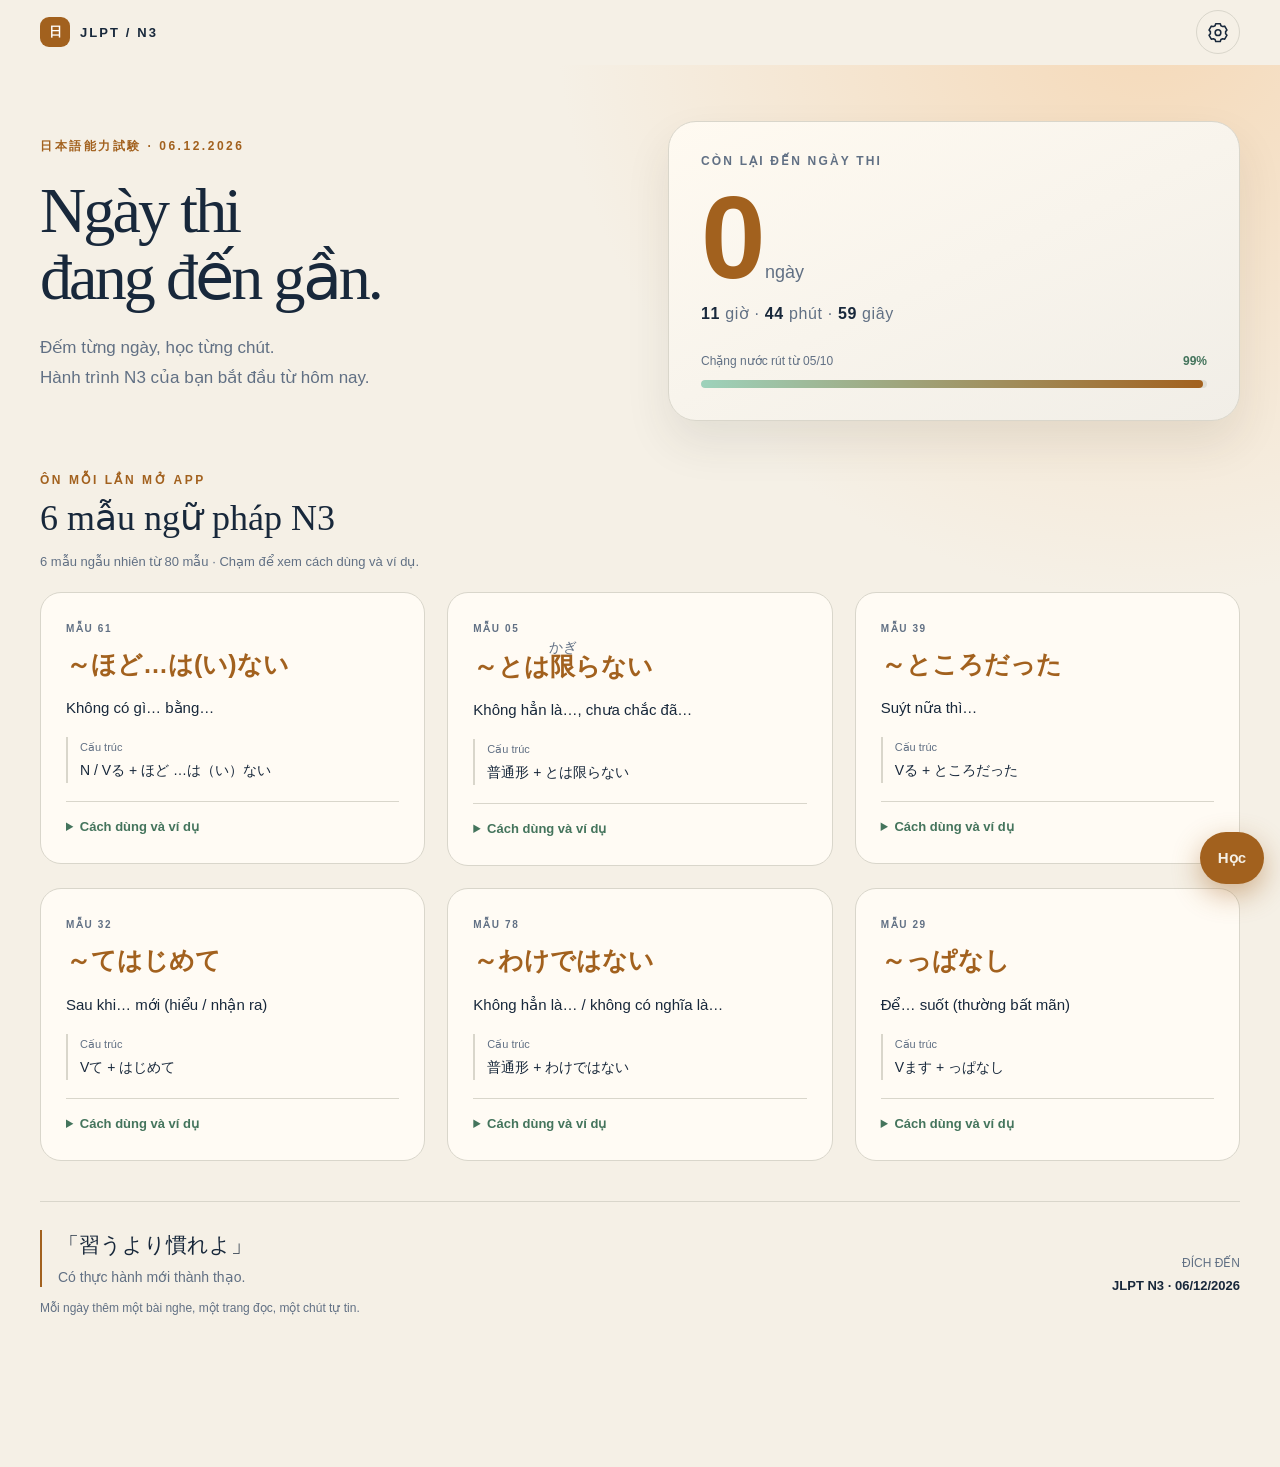
<file: index.html>
<!doctype html>
<html lang="vi">
<head>
  <meta charset="utf-8">
  <meta name="viewport" content="width=device-width, initial-scale=1, viewport-fit=cover">
  <meta name="theme-color" content="#0b1729">
  <script src="./theme.js?v=47"></script>
  <link rel="stylesheet" href="./theme.css?v=47">
  <meta name="apple-mobile-web-app-capable" content="yes">
  <meta name="apple-mobile-web-app-status-bar-style" content="black-translucent">
  <meta name="apple-mobile-web-app-title" content="JLPT N3">
  <meta name="description" content="Đếm ngược đến kỳ thi JLPT N3 ngày 06/12/2026.">
  <link rel="manifest" href="./manifest.webmanifest">
  <link rel="icon" type="image/svg+xml" href="./icon.svg">
  <link rel="apple-touch-icon" href="./apple-touch-icon.png">
  <title>JLPT N3 · Countdown</title>
  <link rel="stylesheet" href="./grammar.css">
  <script type="module" src="./grammar.js"></script>
  <style>

    *{box-sizing:border-box}html{min-height:100%;background:var(--bg)}body{margin:0;min-height:100svh;font-family:ui-sans-serif,-apple-system,BlinkMacSystemFont,"Segoe UI",sans-serif;color:var(--text);background:var(--home-bg)}
    main{width:min(100%,520px);min-height:calc(100svh - 64px - env(safe-area-inset-top));margin:auto;padding:0 24px calc(30px + env(safe-area-inset-bottom));display:flex;flex-direction:column}
    .top{position:sticky;top:0;z-index:30;background:var(--bg);border-bottom:1px solid transparent}.top-inner{max-width:520px;margin:auto;display:flex;justify-content:space-between;align-items:center;gap:12px;padding:calc(10px + env(safe-area-inset-top)) 24px 10px;min-height:calc(64px + env(safe-area-inset-top))}.top.is-compact{border-bottom-color:var(--line);box-shadow:0 6px 18px #0002}.pinned-countdown{min-width:0;font-variant-numeric:tabular-nums}.pinned-label{display:block;font-size:10px;color:var(--muted);letter-spacing:.1em;font-weight:700}.pinned-value{display:flex;align-items:baseline;gap:7px;white-space:nowrap;color:var(--accent);font-size:15px}.pinned-value strong{font-size:23px;line-height:1.2}.pinned-clock{color:var(--text);font-size:13px;margin-left:4px}.settings{flex-shrink:0}.brand{display:flex;align-items:center;gap:10px;font-size:13px;font-weight:750;letter-spacing:.16em}.seal{width:30px;height:30px;display:grid;place-items:center;border-radius:9px;background:var(--accent);color:var(--seal-text);font-weight:900;letter-spacing:0}.settings{display:grid;place-items:center;width:44px;height:44px;color:var(--text);border:1px solid var(--line);border-radius:50%;text-decoration:none}.settings svg{width:22px;height:22px}.settings:focus-visible{outline:2px solid var(--accent);outline-offset:3px}
    .hero{padding:clamp(45px,10vh,85px) 0 36px}.eyebrow{font-size:12px;letter-spacing:.21em;color:var(--accent);font-weight:800}.greeting{color:var(--green);font-size:15px;font-weight:700;margin:16px 0 -2px}.hero h1{font-family:Georgia,"Times New Roman",serif;font-size:clamp(47px,12vw,71px);font-weight:400;line-height:1.05;letter-spacing:-.045em;margin:15px 0}.hero p{color:var(--muted);font-size:15px;line-height:1.6;margin:0}
    .count{border:1px solid var(--line);background:var(--count-bg);border-radius:28px;padding:29px 27px;box-shadow:var(--count-shadow)}.count-label{font-size:12px;text-transform:uppercase;letter-spacing:.18em;color:var(--muted);font-weight:700}.days{display:flex;align-items:baseline;gap:10px;margin:12px 0 8px}.days strong{font-size:clamp(90px,24vw,128px);font-weight:650;letter-spacing:-.09em;line-height:1;font-variant-numeric:tabular-nums;color:var(--accent)}.days span{font-size:18px;color:var(--muted)}.clock{font-size:16px;font-variant-numeric:tabular-nums;letter-spacing:.04em;color:var(--text)}.clock span{color:var(--muted)}
    .progress-head{display:flex;justify-content:space-between;gap:10px;margin-top:31px;font-size:12px;color:var(--muted)}.progress-head strong{color:var(--green)}.track{margin-top:12px;height:8px;border-radius:99px;background:var(--track);overflow:hidden}.fill{height:100%;width:0;background:linear-gradient(90deg,#9dd2bb,var(--accent));border-radius:99px;transition:width .5s}
    .home-fab{position:fixed;right:max(16px,env(safe-area-inset-right));bottom:max(16px,env(safe-area-inset-bottom));z-index:40;display:grid;justify-items:end;gap:10px;pointer-events:none}
    .home-fab>*{pointer-events:auto}
    .home-fab-menu{display:grid;gap:8px;min-width:min(260px,calc(100vw - 40px));padding:8px;border:1px solid var(--line);border-radius:16px;background:var(--card);box-shadow:0 12px 40px #0005}
    .home-fab-menu[hidden]{display:none}
    .home-fab-menu a{display:flex;flex-direction:column;gap:3px;min-height:52px;padding:12px 14px;border:1px solid var(--line);border-radius:12px;background:var(--bg);color:var(--text);text-decoration:none}
    .home-fab-menu a strong{font-size:15px;font-weight:700;color:var(--accent)}
    .home-fab-menu a span{font-size:12px;line-height:1.4;color:var(--muted)}
    .home-fab-menu a:focus-visible{outline:2px solid var(--accent);outline-offset:2px}
    .home-fab-toggle{font:inherit;font-size:15px;font-weight:700;min-height:52px;padding:12px 18px;border:0;border-radius:999px;color:var(--bg);background:var(--accent);box-shadow:0 10px 28px color-mix(in srgb,var(--accent) 45%,transparent);cursor:pointer}
    .home-fab-toggle:focus-visible{outline:2px solid var(--accent);outline-offset:3px}
    .home-fab-toggle[aria-expanded=true]{box-shadow:0 6px 18px #0003}
    body{padding-bottom:calc(88px + env(safe-area-inset-bottom))}
    .footer{margin-top:auto;padding-top:38px}.quote{border-left:2px solid var(--accent);padding-left:16px;line-height:1.45}.quote .jp{font-family:Georgia,"Times New Roman",serif;font-size:21px}.quote .vi{display:block;margin-top:7px;color:var(--muted);font-size:14px}.sub{color:var(--muted);font-size:12px;line-height:1.6;margin:18px 0 0}.exam{display:flex;justify-content:space-between;gap:15px;align-items:center;margin-top:32px;padding-top:20px;border-top:1px solid var(--line);font-size:12px;color:var(--muted)}.exam b{color:var(--text);font-size:13px}
    [hidden]{display:none!important}
    @media(max-width:360px){main,.top-inner{padding-left:19px;padding-right:19px}.count{padding:25px 21px}}
    @media(min-width:900px){
      main{width:100%;max-width:1280px;display:grid;grid-template-columns:minmax(0,1fr) minmax(0,1fr);gap:32px 56px;align-items:start;padding:36px 40px 60px}
      .top-inner{max-width:1280px;padding-left:40px;padding-right:40px}
      .hero{padding:28px 0 20px;align-self:center;min-width:0}
      .hero h1{font-size:clamp(52px,5vw,72px);margin:22px 0}
      .hero p{font-size:17px;line-height:1.75}
      .greeting{font-size:17px}
      .count{margin-top:20px;padding:32px;align-self:center;min-width:0}
      .days strong{font-size:116px}
      .grammar-panel{grid-column:1 / -1;margin-top:20px}
      .grammar-heading{font-size:36px}
      .grammar-panel .grammar-list{grid-template-columns:repeat(2,minmax(0,1fr));align-items:start;gap:22px}
      .footer{grid-column:1 / -1;display:grid;grid-template-columns:minmax(0,1fr) auto;gap:12px 40px;margin-top:8px;padding-top:28px;border-top:1px solid var(--line)}
      .quote,.sub{grid-column:1;margin:0}
      .exam{grid-column:2;grid-row:1 / span 2;flex-direction:column;align-items:flex-end;justify-content:center;gap:8px;margin:0;padding:0;border:0}
    }
    @media(min-width:1100px){.grammar-panel .grammar-list{grid-template-columns:repeat(3,minmax(0,1fr))}.grammar-card{padding:25px}}
  </style>
</head>
<body>
  <header class="top" id="countdown-header"><div class="top-inner"><div class="brand" id="header-brand"><div class="seal">日</div><span>JLPT / N3</span></div><div class="pinned-countdown" id="pinned-countdown" hidden><span class="pinned-label">JLPT N3 · CÒN LẠI</span><div class="pinned-value"><strong id="pinned-days">--</strong><span>ngày</span><span class="pinned-clock" id="pinned-clock">--:--:--</span></div></div><a class="settings" href="./settings.html" aria-label="Mở cài đặt" title="Cài đặt"><svg viewBox="0 0 24 24" fill="none" stroke="currentColor" stroke-width="1.7" stroke-linecap="round" stroke-linejoin="round" aria-hidden="true"><path d="m9.5 3-.7 2.2-2 .9-2.1-.5-2.5 4.3 1.5 1.7v2.2l-1.5 1.7 2.5 4.3 2.1-.5 2 .9.7 2.1h5l.7-2.1 2-.9 2.1.5 2.5-4.3-1.5-1.7v-2.2l1.5-1.7-2.5-4.3-2.1.5-2-.9L14.5 3z"/><circle cx="12" cy="12.7" r="3.1"/></svg></a></div></header>
  <main>
    <section class="hero"><div class="eyebrow">日本語能力試験 · 06.12.2026</div><div class="greeting" id="greeting" hidden></div><h1>Ngày thi<br>đang đến gần.</h1><p>Đếm từng ngày, học từng chút.<br>Hành trình N3 của bạn bắt đầu từ hôm nay.</p></section>
    <section class="count" aria-label="Đếm ngược đến ngày thi JLPT N3"><div class="count-label">Còn lại đến ngày thi</div><div class="days"><strong id="days">--</strong><span>ngày</span></div><div class="clock" aria-live="off"><b id="hours">--</b><span> giờ · </span><b id="minutes">--</b><span> phút · </span><b id="seconds">--</b><span> giây</span></div><div class="progress-head"><span>Chặng nước rút từ 05/10</span><strong id="percent">0%</strong></div><div class="track" role="progressbar" aria-label="Tiến độ đến ngày thi" aria-valuemin="0" aria-valuemax="100" aria-valuenow="0"><div class="fill" id="fill"></div></div></section>
    <section class="grammar-panel" id="daily-grammar" aria-labelledby="grammar-title"><div class="eyebrow">ÔN MỖI LẦN MỞ APP</div><h2 class="grammar-heading" id="grammar-title">6 mẫu ngữ pháp N3</h2><p class="grammar-status" id="grammar-status" role="status">Đang tải ngữ pháp…</p><button class="grammar-retry" id="grammar-retry" type="button" hidden>Thử tải lại</button><div class="grammar-list" id="grammar-list" aria-busy="true"></div></section>
    <div class="footer"><div class="quote" aria-live="polite"><span class="jp" id="quote-jp">「継続は力なり」</span><span class="vi" id="quote-vi">Kiên trì tạo nên sức mạnh.</span></div><p class="sub">Mỗi ngày thêm một bài nghe, một trang đọc, một chút tự tin.</p><div class="exam"><span>ĐÍCH ĐẾN</span><b>JLPT N3 · 06/12/2026</b></div></div>
  </main>
  <div class="home-fab" id="home-fab">
    <nav class="home-fab-menu" id="home-fab-menu" role="menu" aria-label="Lối tắt học" hidden>
      <a href="./study.html" role="menuitem"><strong>Tài liệu ôn</strong><span>18 bộ ngữ pháp, từ và mẹo</span></a>
      <a href="./study.html#kanji-quiz" role="menuitem"><strong>Luyện nhanh</strong><span>Trắc nghiệm Hán tự · chế độ phiên</span></a>
    </nav>
    <button type="button" class="home-fab-toggle" id="home-fab-toggle" aria-haspopup="menu" aria-expanded="false" aria-controls="home-fab-menu">Học</button>
  </div>
  <script>
    (()=>{
      // The calendar is shown in Vietnam time; the exact exam session time is not assumed.
      const exam=Date.parse('2026-12-06T00:00:00+07:00');
      const start=Date.parse('2026-10-05T00:00:00+07:00');
      const $=id=>document.getElementById(id), pad=n=>String(n).padStart(2,'0');
      const fab=$('home-fab'), fabMenu=$('home-fab-menu'), fabToggle=$('home-fab-toggle');
      const setFabOpen=open=>{
        fabMenu.hidden=!open;
        fabToggle.setAttribute('aria-expanded',String(open));
      };
      fabToggle.addEventListener('click',()=>setFabOpen(fabMenu.hidden));
      document.addEventListener('click',event=>{
        if(fabMenu.hidden||fab.contains(event.target))return;
        setFabOpen(false);
      });
      window.addEventListener('keydown',event=>{
        if(event.key!=='Escape'||fabMenu.hidden)return;
        event.preventDefault();
        setFabOpen(false);
        fabToggle.focus();
      });
      function update(){
        const now=Date.now(), left=Math.max(0,exam-now);
        $('days').textContent=Math.floor(left/86400000);
        $('hours').textContent=pad(Math.floor(left/3600000)%24);
        $('minutes').textContent=pad(Math.floor(left/60000)%60);
        $('seconds').textContent=pad(Math.floor(left/1000)%60);
        $('pinned-days').textContent=$('days').textContent;
        $('pinned-clock').textContent=$('hours').textContent+':'+$('minutes').textContent+':'+$('seconds').textContent;
        const pct=Math.min(100,Math.max(0,(now-start)/(exam-start)*100));
        $('percent').textContent=Math.floor(pct)+'%';$('fill').style.width=pct+'%';
        document.querySelector('[role="progressbar"]').setAttribute('aria-valuenow',Math.floor(pct));
        if(!left){document.querySelector('.count-label').textContent='Đã đến ngày thi · 頑張って！';}
      }
      update();setInterval(update,1000);
      const header=$('countdown-header'),card=document.querySelector('.count');
      const updatePinned=()=>{
        const passed=card.getBoundingClientRect().bottom<=header.getBoundingClientRect().bottom;
        header.classList.toggle('is-compact',passed);
        $('pinned-countdown').hidden=!passed;
        $('header-brand').hidden=passed;
      };
      let scrollScheduled=false;
      window.addEventListener('scroll',()=>{
        if(scrollScheduled)return;
        scrollScheduled=true;
        requestAnimationFrame(()=>{updatePinned();scrollScheduled=false});
      },{passive:true});
      window.addEventListener('resize',updatePinned);
      window.addEventListener('pageshow',updatePinned);
      requestAnimationFrame(updatePinned);
      const nameKey='jlpt-n3-name',quoteKey='jlpt-n3-last-quote';
      const quotes=[
        ['継続は力なり','Kiên trì tạo nên sức mạnh.'],
        ['七転び八起き','Ngã bảy lần, đứng dậy tám lần.'],
        ['塵も積もれば山となる','Tích tiểu thành đại.'],
        ['千里の道も一歩から','Đường ngàn dặm bắt đầu từ một bước.'],
        ['好きこそ物の上手なれ','Yêu thích điều gì, ta sẽ dần giỏi điều ấy.'],
        ['石の上にも三年','Kiên trì đủ lâu rồi sẽ có thành quả.'],
        ['失敗は成功のもと','Thất bại là nền tảng của thành công.'],
        ['習うより慣れよ','Có thực hành mới thành thạo.']
      ];
      const read=key=>{try{return localStorage.getItem(key)}catch{return null}};
      const storedQuote=read(quoteKey);
      let previousQuote=storedQuote===null?-1:Number(storedQuote);
      if(!Number.isInteger(previousQuote)||previousQuote<0||previousQuote>=quotes.length)previousQuote=-1;
      const showQuote=()=>{
        const offset=1+Math.floor(Math.random()*(quotes.length-1));
        const index=previousQuote<0?Math.floor(Math.random()*quotes.length):(previousQuote+offset)%quotes.length;
        previousQuote=index;
        $('quote-jp').textContent='「'+quotes[index][0]+'」';
        $('quote-vi').textContent=quotes[index][1];
        try{localStorage.setItem(quoteKey,String(index))}catch{}
      };
      showQuote();
      let wasHidden=false;
      document.addEventListener('visibilitychange',()=>{if(document.hidden)wasHidden=true;else if(wasHidden){wasHidden=false;showQuote()}});
      window.addEventListener('pagehide',()=>{wasHidden=true});
      window.addEventListener('pageshow',event=>{if(event.persisted&&wasHidden){wasHidden=false;showQuote()}});
      const renderName=name=>{
        const greeting=$('greeting');
        greeting.hidden=!name;
        greeting.textContent=name?'Xin chào, '+name+' 👋':'';
      };
      renderName(read(nameKey)||'');
      window.addEventListener('pageshow',()=>renderName(read(nameKey)||''));
      document.addEventListener('visibilitychange',()=>{if(!document.hidden)renderName(read(nameKey)||'')});
    })();
  </script>
  <script src="./register-sw.js" defer></script>
</body>
</html>
</file>
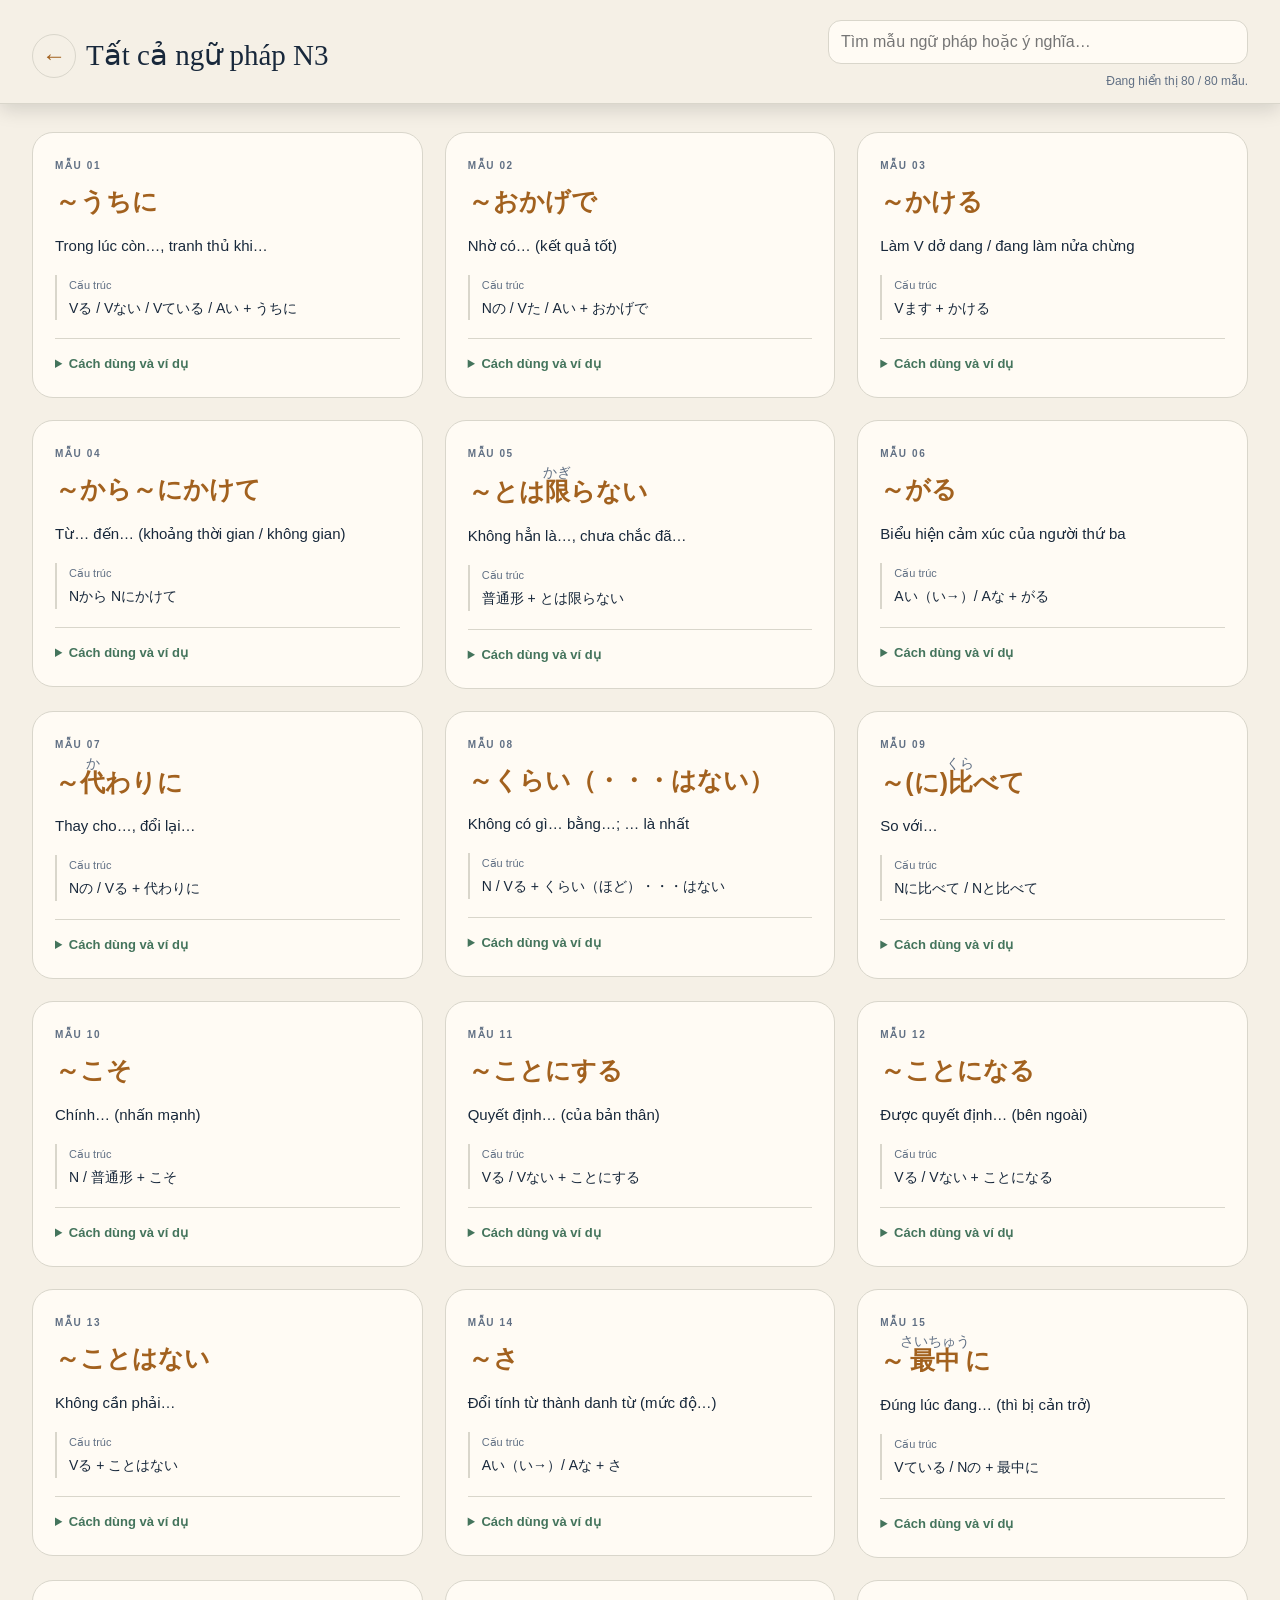
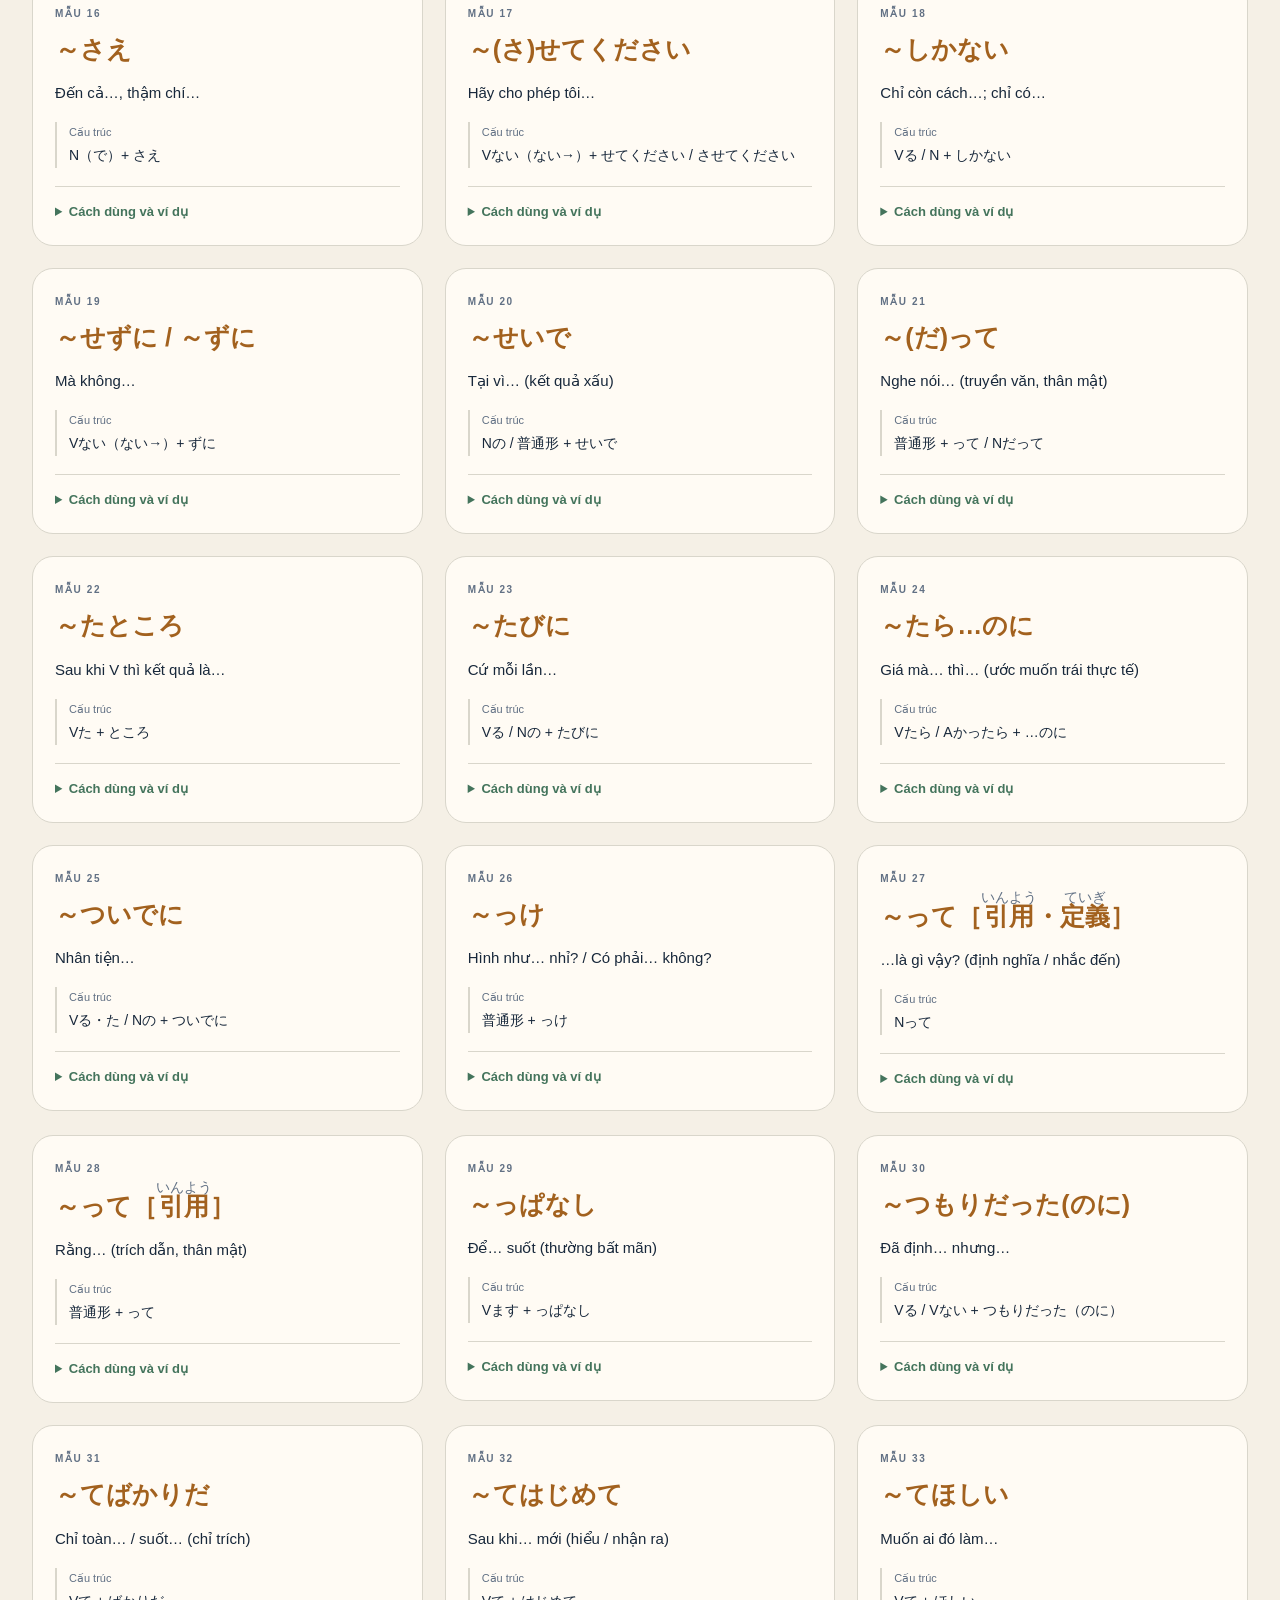
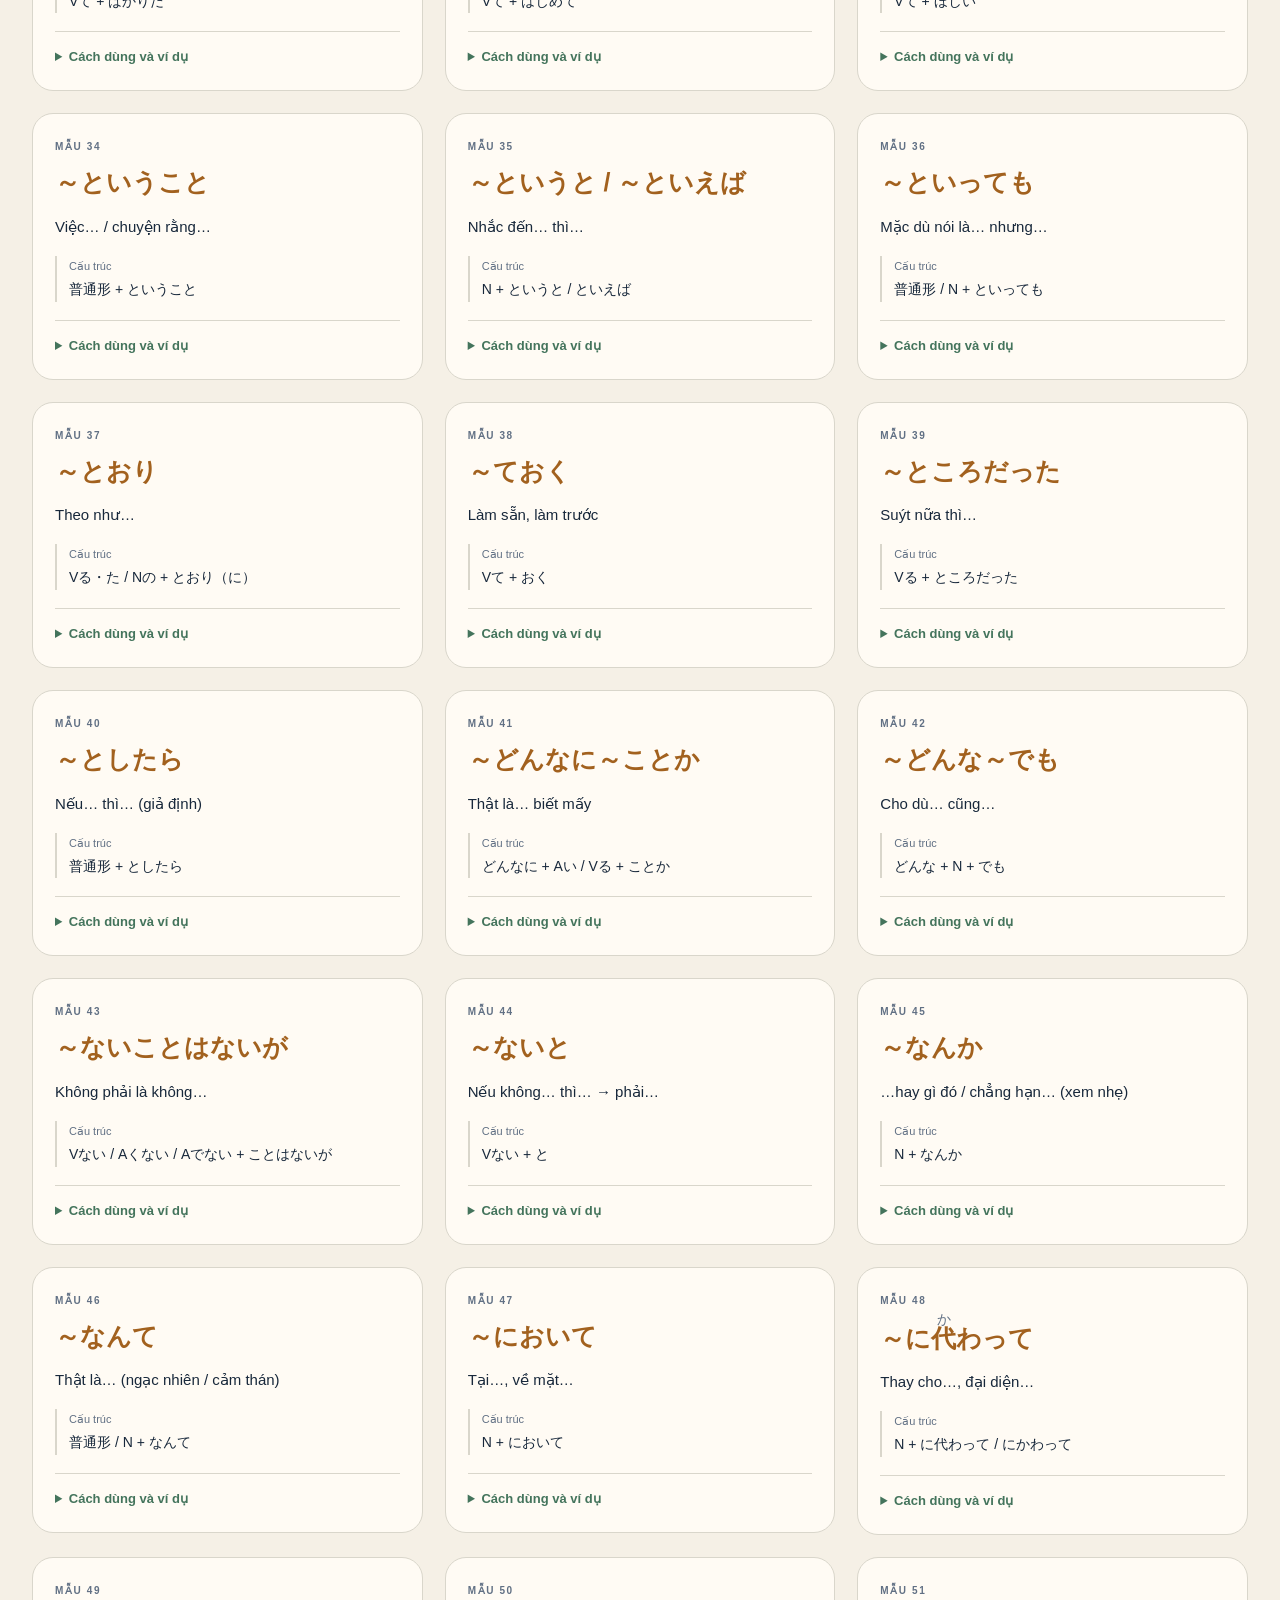
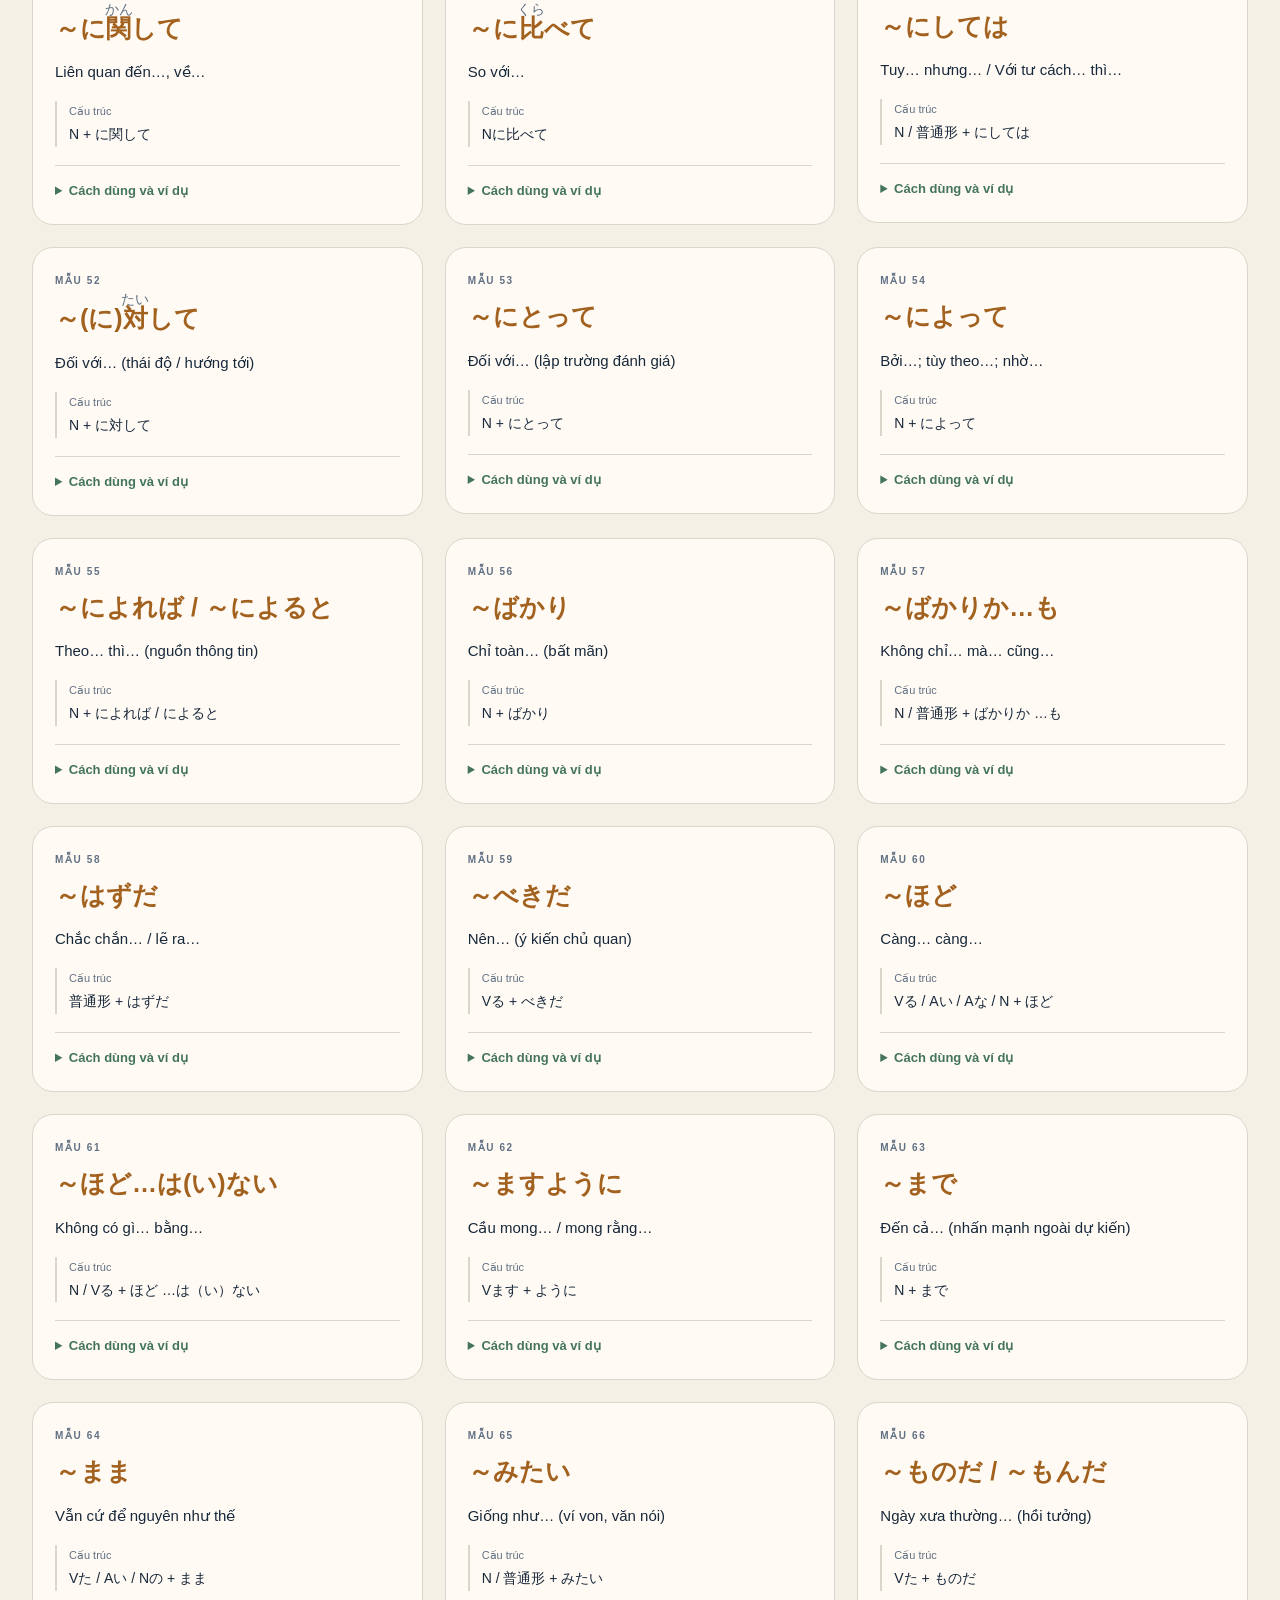
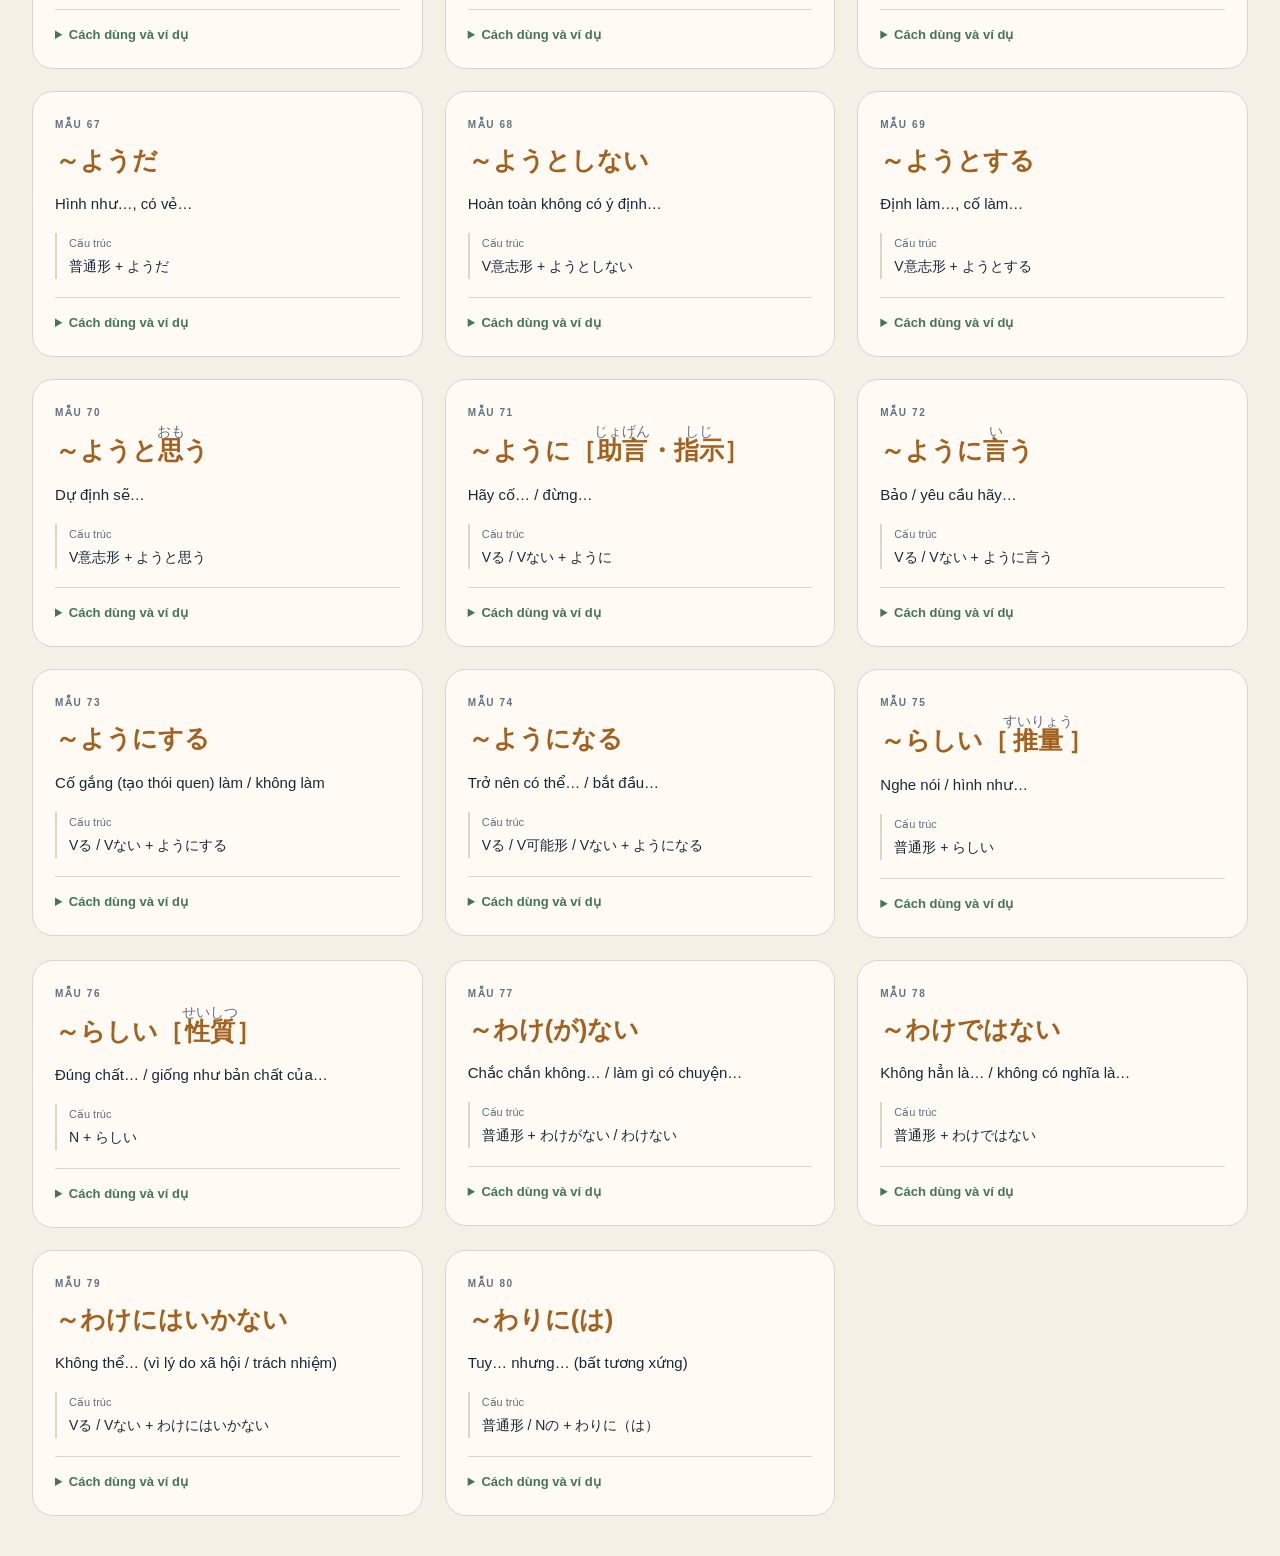
<file: grammar.html>
<!doctype html>
<html lang="vi">
<head>
  <meta charset="utf-8">
  <meta name="viewport" content="width=device-width, initial-scale=1, viewport-fit=cover">
  <meta name="theme-color" content="#0b1729">
  <script src="./theme.js?v=47"></script>
  <link rel="stylesheet" href="./theme.css?v=47">
  <title>Tất cả ngữ pháp N3 · JLPT</title>
  <link rel="icon" type="image/svg+xml" href="./icon.svg">
  <link rel="stylesheet" href="./grammar.css">
  <script type="module" src="./grammar.js"></script>
  <script src="./register-sw.js" defer></script>
</head>
<body class="grammar-library-page"><main id="library-grammar">
  <header class="library-toolbar">
    <div class="library-toolbar-row"><a href="./settings.html" class="back" aria-label="Về Cài đặt" title="Về Cài đặt">←</a><h1>Tất cả ngữ pháp N3</h1></div>
    <label class="grammar-search-label" for="grammar-search">Tìm mẫu ngữ pháp hoặc ý nghĩa</label>
    <input class="grammar-search" id="grammar-search" type="search" placeholder="Tìm mẫu ngữ pháp hoặc ý nghĩa…" autocomplete="off">
    <p class="grammar-status" id="grammar-status" role="status">Đang tải ngữ pháp…</p>
  </header>
  <button class="grammar-retry" id="grammar-retry" type="button" hidden>Thử tải lại</button>
  <div class="grammar-list" id="grammar-list" aria-busy="true"></div>
  <noscript>Bật JavaScript để xem danh sách ngữ pháp.</noscript>
</main></body>
</html>
</file>
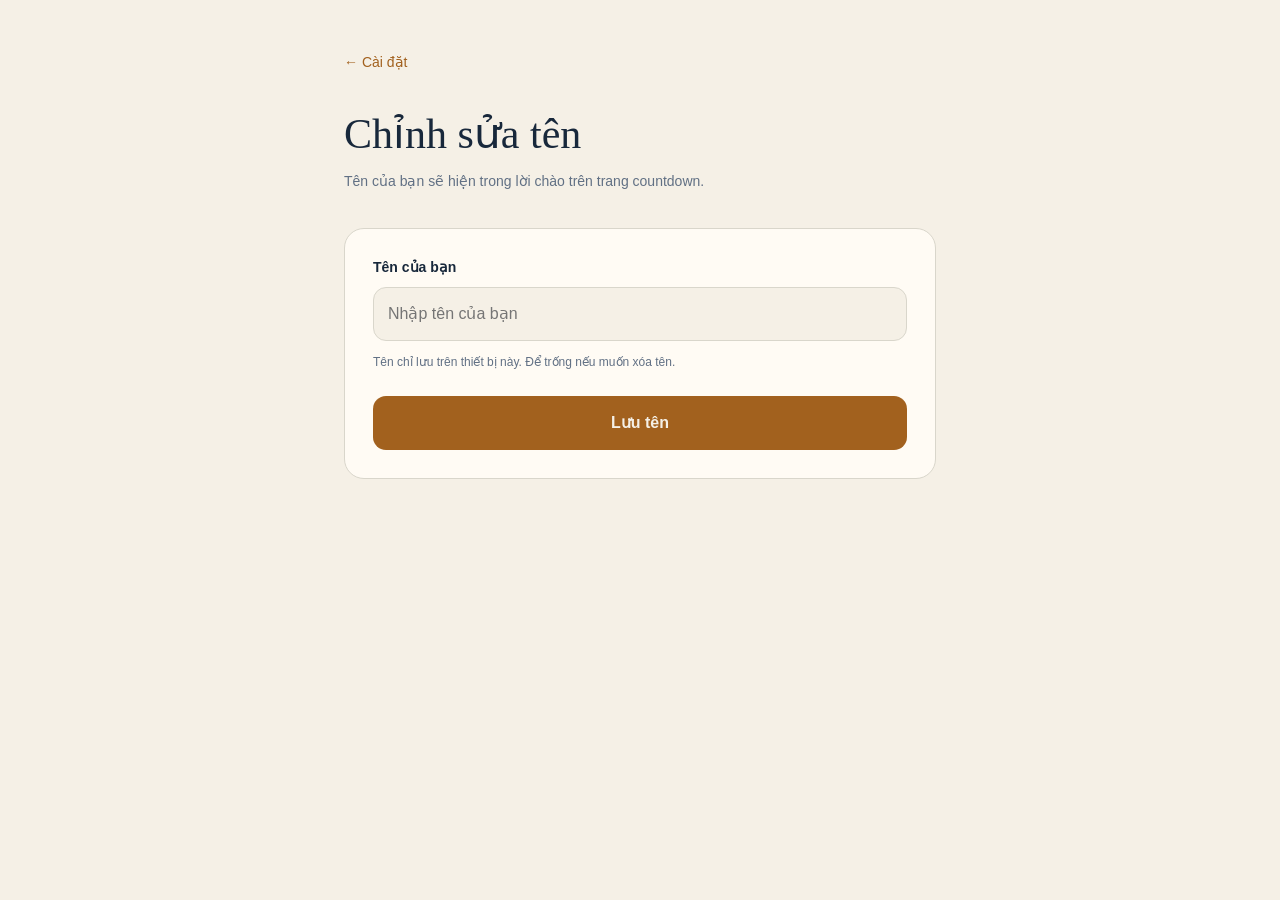
<file: profile.html>
<!doctype html>
<html lang="vi">
<head>
  <meta charset="utf-8">
  <meta name="viewport" content="width=device-width, initial-scale=1, viewport-fit=cover">
  <meta name="theme-color" content="#0b1729">
  <script src="./theme.js?v=47"></script>
  <link rel="stylesheet" href="./theme.css?v=47">
  <title>Chỉnh sửa tên · JLPT N3</title>
  <link rel="icon" type="image/svg+xml" href="./icon.svg">
  <link rel="stylesheet" href="./settings.css?v=47">
  <script src="./settings.js" defer></script>
  <script src="./register-sw.js" defer></script>
</head>
<body class="profile-page"><main>
  <a class="back" href="./settings.html">← Cài đặt</a>
  <h1>Chỉnh sửa tên</h1><p class="intro">Tên của bạn sẽ hiện trong lời chào trên trang countdown.</p>
  <form id="profile-form">
    <label for="username">Tên của bạn</label>
    <input id="username" name="username" type="text" maxlength="40" autocomplete="nickname" placeholder="Nhập tên của bạn" aria-describedby="name-hint">
    <p class="hint" id="name-hint">Tên chỉ lưu trên thiết bị này. Để trống nếu muốn xóa tên.</p>
    <p class="error" id="profile-error" role="alert" hidden></p>
    <button type="submit">Lưu tên</button>
  </form>
</main></body>
</html>
</file>
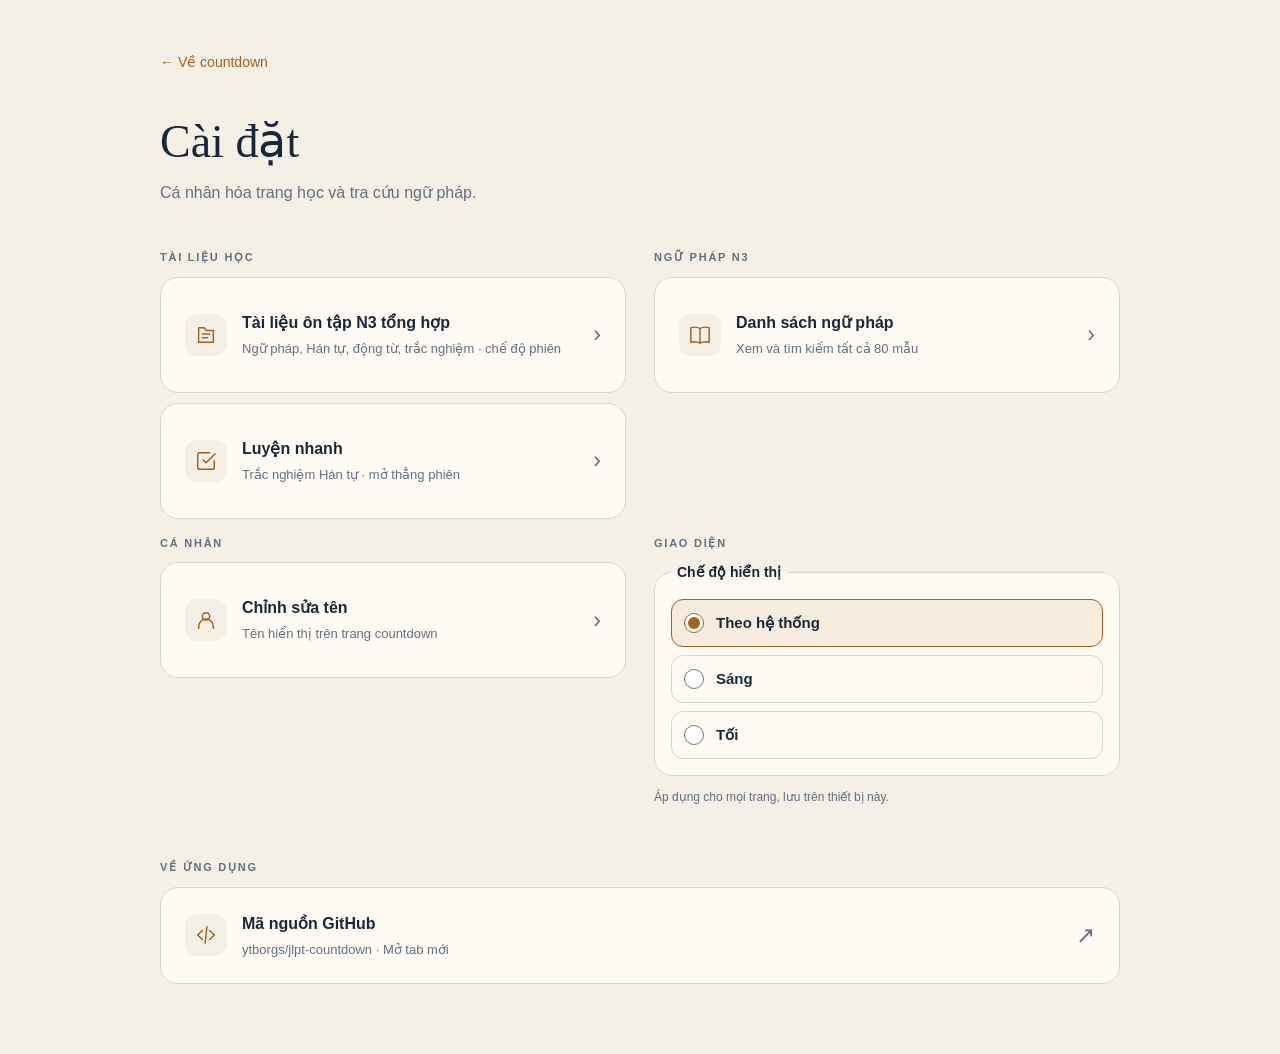
<file: settings.html>
<!doctype html>
<html lang="vi">
<head>
  <meta charset="utf-8">
  <meta name="viewport" content="width=device-width, initial-scale=1, viewport-fit=cover">
  <meta name="theme-color" content="#0b1729">
  <script src="./theme.js?v=47"></script>
  <link rel="stylesheet" href="./theme.css?v=47">
  <title>Cài đặt · JLPT N3</title>
  <link rel="icon" type="image/svg+xml" href="./icon.svg">
  <link rel="stylesheet" href="./settings.css?v=47">
  <script src="./settings.js" defer></script>
  <script src="./register-sw.js" defer></script>
</head>
<body class="settings-page"><main>
  <a class="back" href="./">← Về countdown</a>
  <h1>Cài đặt</h1><p class="intro">Cá nhân hóa trang học và tra cứu ngữ pháp.</p>
  <section class="section" aria-labelledby="materials-section"><h2 id="materials-section">Tài liệu học</h2>
    <a class="row" href="./study.html"><span class="row-icon" aria-hidden="true"><svg viewBox="0 0 24 24" fill="none" stroke="currentColor" stroke-width="1.6" stroke-linecap="round" stroke-linejoin="round"><path d="M4 4h6l2 3h8v13H4zM8 11h8M8 15h6"/></svg></span><span class="row-text"><strong>Tài liệu ôn tập N3 tổng hợp</strong><small>Ngữ pháp, Hán tự, động từ, trắc nghiệm · chế độ phiên</small></span><span class="arrow" aria-hidden="true">›</span></a>
    <a class="row row-spaced" href="./study.html#kanji-quiz"><span class="row-icon" aria-hidden="true"><svg viewBox="0 0 24 24" fill="none" stroke="currentColor" stroke-width="1.6" stroke-linecap="round" stroke-linejoin="round"><path d="M9 11l3 3L22 4"/><path d="M21 12v7a2 2 0 0 1-2 2H5a2 2 0 0 1-2-2V5a2 2 0 0 1 2-2h11"/></svg></span><span class="row-text"><strong>Luyện nhanh</strong><small>Trắc nghiệm Hán tự · mở thẳng phiên</small></span><span class="arrow" aria-hidden="true">›</span></a>
  </section>
  <section class="section" aria-labelledby="study-section"><h2 id="study-section">Ngữ pháp N3</h2>
    <a class="row" href="./grammar.html"><span class="row-icon" aria-hidden="true"><svg viewBox="0 0 24 24" fill="none" stroke="currentColor" stroke-width="1.6" stroke-linecap="round" stroke-linejoin="round"><path d="M12 5c-3-2-6-2-10-1v16c4-1 7-1 10 1 3-2 6-2 10-1V4c-4-1-7-1-10 1zM12 5v16"/></svg></span><span class="row-text"><strong>Danh sách ngữ pháp</strong><small>Xem và tìm kiếm tất cả 80 mẫu</small></span><span class="arrow" aria-hidden="true">›</span></a>
  </section>
  <section class="section" aria-labelledby="personal-section"><h2 id="personal-section">Cá nhân</h2>
    <a class="row" href="./profile.html"><span class="row-icon" aria-hidden="true"><svg viewBox="0 0 24 24" fill="none" stroke="currentColor" stroke-width="1.6" stroke-linecap="round"><circle cx="12" cy="8" r="4"/><path d="M4 21v-2a8 8 0 0 1 16 0v2"/></svg></span><span class="row-text"><strong>Chỉnh sửa tên</strong><small id="profile-name">Tên hiển thị trên trang countdown</small></span><span class="arrow" aria-hidden="true">›</span></a>
  </section>
  <section class="section" aria-labelledby="appearance-section">
    <h2 id="appearance-section">Giao diện</h2>
    <fieldset class="theme-picker" aria-describedby="theme-hint">
      <legend>Chế độ hiển thị</legend>
      <label class="theme-choice"><input type="radio" name="theme" value="system"><span>Theo hệ thống</span></label>
      <label class="theme-choice"><input type="radio" name="theme" value="light"><span>Sáng</span></label>
      <label class="theme-choice"><input type="radio" name="theme" value="dark"><span>Tối</span></label>
    </fieldset>
    <p class="hint" id="theme-hint">Áp dụng cho mọi trang, lưu trên thiết bị này.</p>
    <p class="error" id="theme-error" role="status" hidden></p>
  </section>
  <section class="section source-section" aria-labelledby="source-section"><h2 id="source-section">Về ứng dụng</h2>
    <a class="row" href="https://github.com/ytborgs/jlpt-countdown" target="_blank" rel="noopener noreferrer"><span class="row-icon" aria-hidden="true"><svg viewBox="0 0 24 24" fill="none" stroke="currentColor" stroke-width="1.6" stroke-linecap="round" stroke-linejoin="round"><path d="m8 7-5 5 5 5m8-10 5 5-5 5m-3-14-2 18"/></svg></span><span class="row-text"><strong>Mã nguồn GitHub</strong><small>ytborgs/jlpt-countdown · Mở tab mới</small></span><span class="arrow" aria-hidden="true">↗</span></a>
  </section>
</main></body>
</html>
</file>
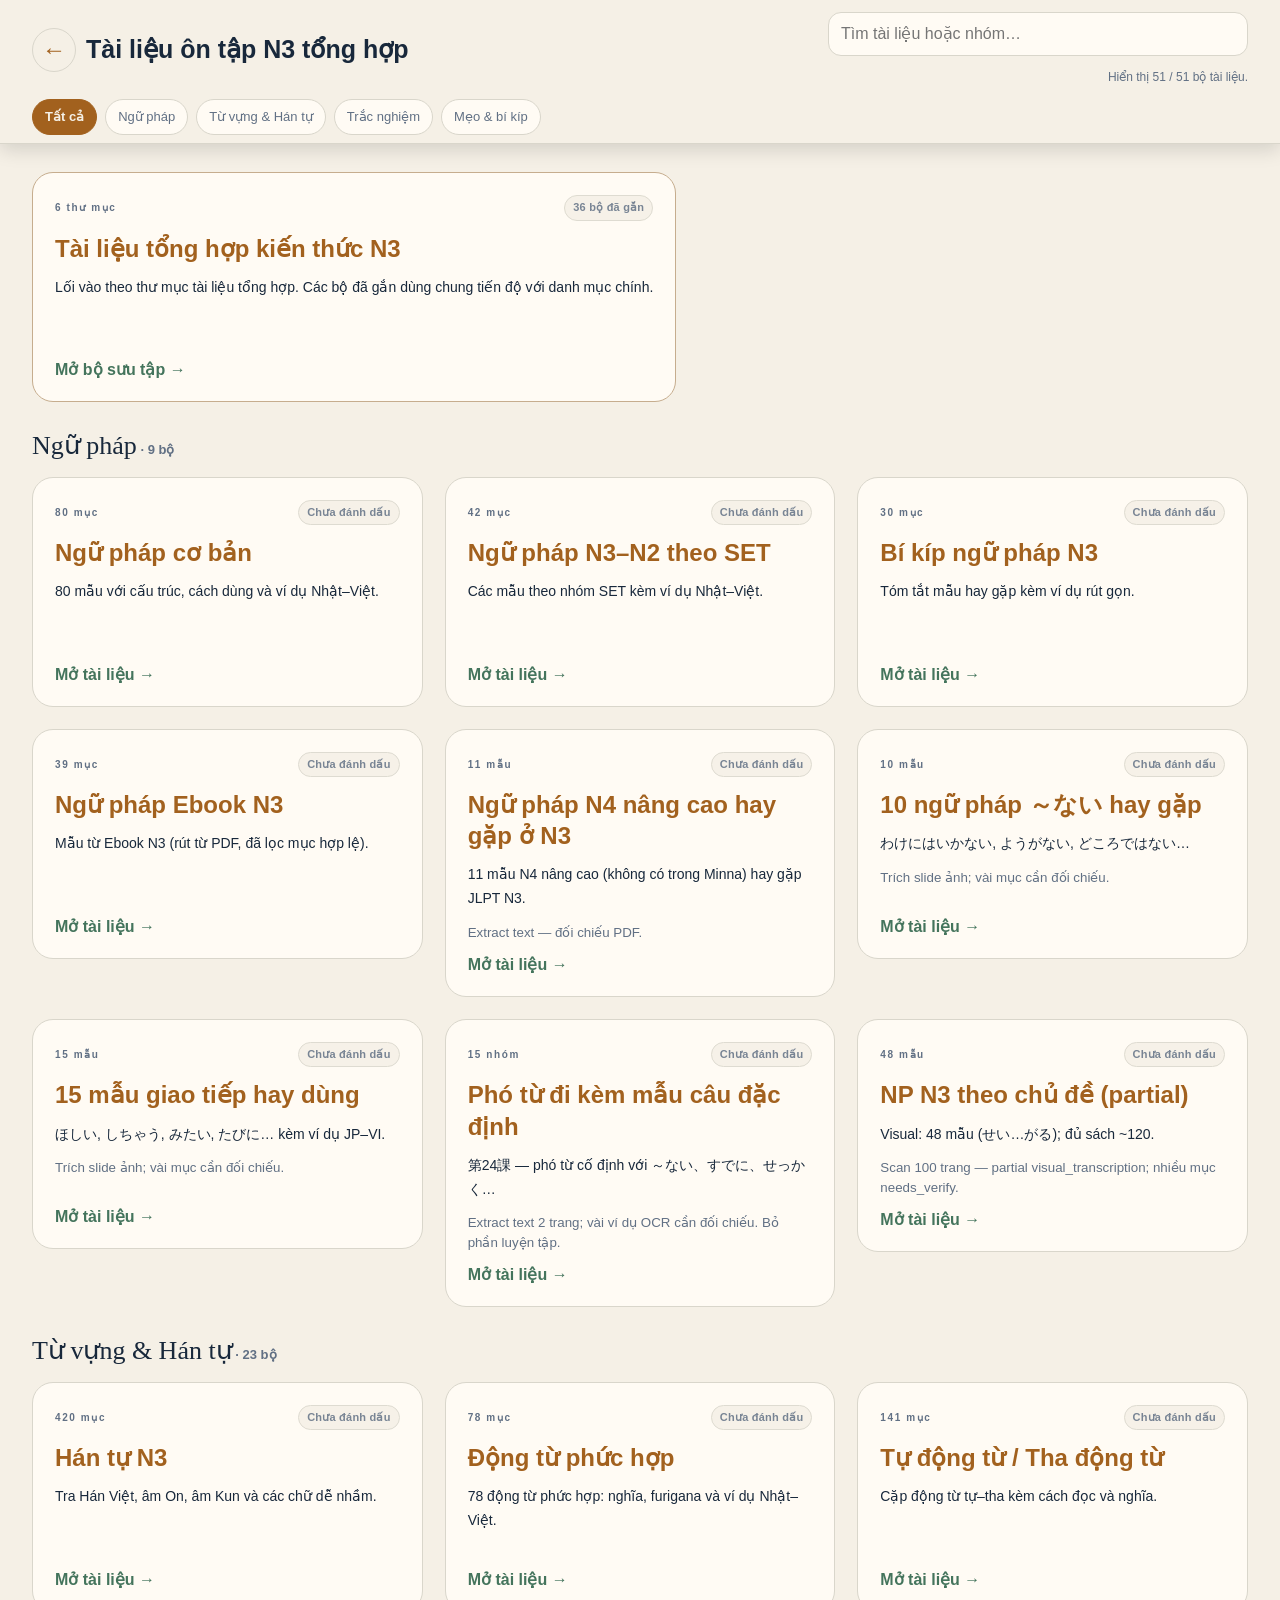
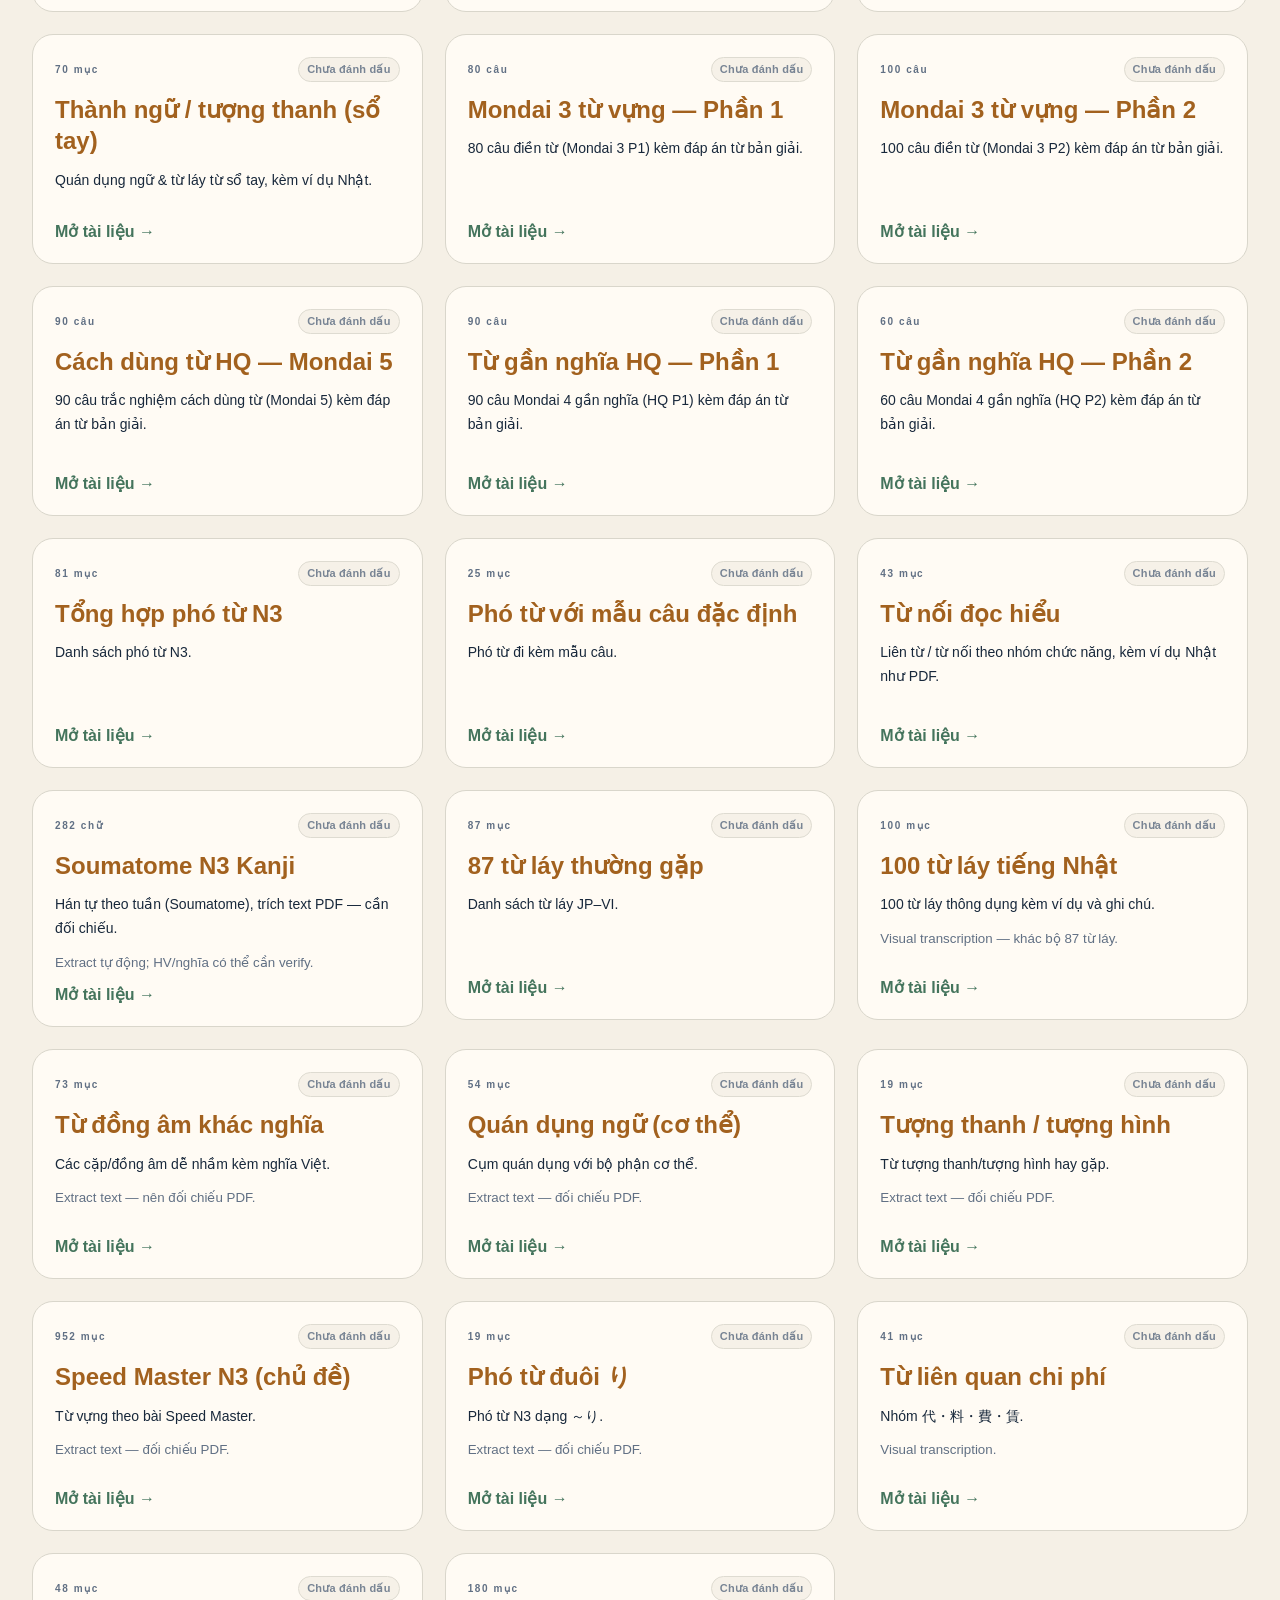
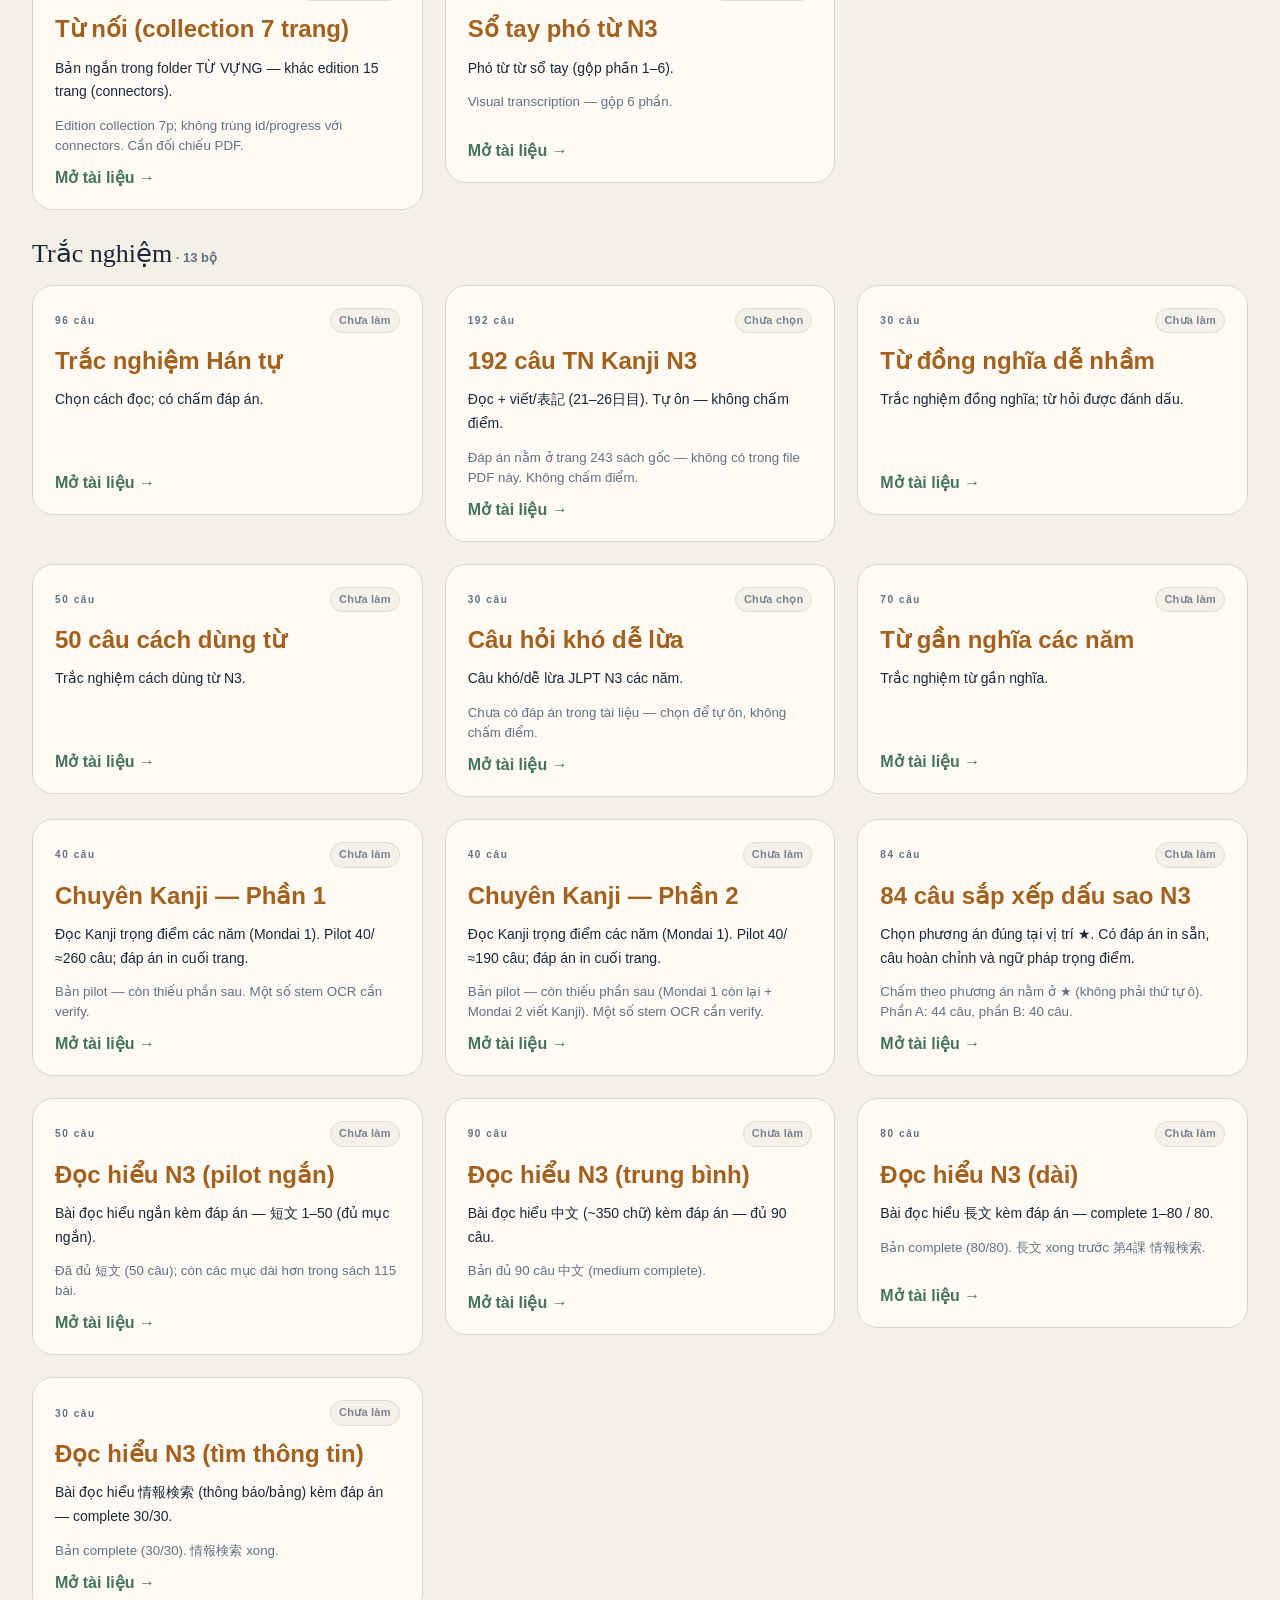
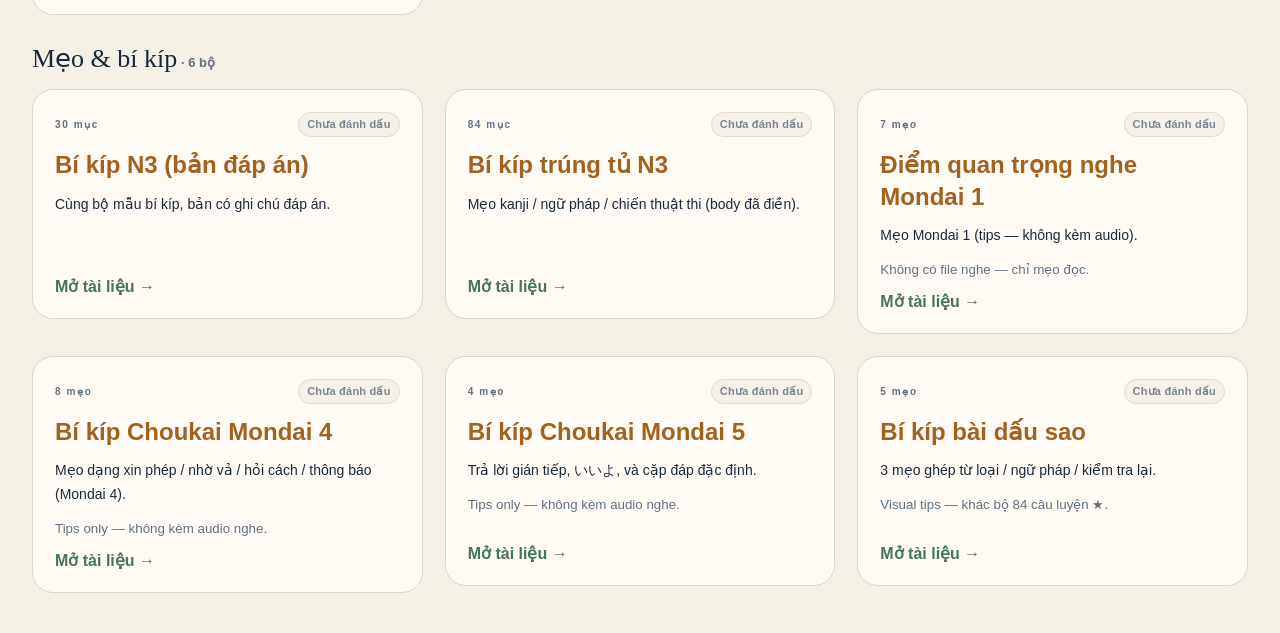
<file: study.html>
<!doctype html>
<html lang="vi">
<head>
  <meta charset="utf-8">
  <meta name="viewport" content="width=device-width, initial-scale=1, viewport-fit=cover">
  <meta name="theme-color" content="#0b1729">
  <script src="./theme.js?v=47"></script>
  <link rel="stylesheet" href="./theme.css?v=47">
  <title>Tài liệu ôn tập N3 tổng hợp</title>
  <link rel="icon" type="image/svg+xml" href="./icon.svg">
  <link rel="stylesheet" href="./grammar.css">
  <link rel="stylesheet" href="./study.css?v=47">
  <script>
    window.__STUDY_BOOT__ = {
      release: '47',
      ready: false,
      phase: 'html',
      startedAt: Date.now(),
    };
  </script>
  <script type="module">
    const boot = window.__STUDY_BOOT__;
    const statusEl = () => document.getElementById('study-status');
    const fallback = () => document.getElementById('study-boot-fallback');
    const detail = () => document.getElementById('study-boot-detail');

    const showRecovery = (reason, error) => {
      if (boot.ready) return;
      boot.phase = 'recovery:' + reason;
      const box = fallback();
      if (box) box.hidden = false;
      const status = statusEl();
      if (status) status.textContent = 'Không tải được trang ôn tập. Hãy thử lại hoặc tải bản mới.';
      if (detail()) {
        detail().textContent = [
          'release=' + boot.release,
          'phase=' + reason,
          error && error.message ? 'error=' + error.message : '',
        ].filter(Boolean).join(' · ');
      }
      console.error('[study-boot]', {
        release: boot.release,
        phase: reason,
        message: error && error.message,
        name: error && error.name,
      });
    };

    window.addEventListener('study-boot-error', event => {
      showRecovery(event.detail?.phase || 'event', event.detail?.error);
    });

    const BOOT_TIMEOUT_MS = 15000;
    const timer = setTimeout(() => {
      if (!boot.ready) showRecovery('timeout');
    }, BOOT_TIMEOUT_MS);

    import('./study.js?v=47')
      .then(() => { boot.phase = 'module-loaded'; })
      .catch(error => {
        clearTimeout(timer);
        showRecovery('import', error);
      });

    const clearWhenReady = setInterval(() => {
      if (boot.ready) {
        clearTimeout(timer);
        clearInterval(clearWhenReady);
        const box = fallback();
        if (box) box.hidden = true;
      }
    }, 250);
  </script>
  <script src="./register-sw.js" defer></script>
</head>
<body class="grammar-library-page study-page"><main>
  <header class="library-toolbar">
    <div class="library-toolbar-row"><a id="study-back" href="./settings.html" class="back" aria-label="Về Cài đặt">←</a><h1 id="study-title">Tài liệu ôn tập N3 tổng hợp</h1></div>
    <label class="grammar-search-label" for="study-search">Tìm trong tài liệu</label>
    <input class="grammar-search" id="study-search" type="search" placeholder="Tìm tài liệu…" autocomplete="off">
    <nav id="study-group-filters" class="study-group-filters" aria-label="Lọc theo nhóm tài liệu" hidden></nav>
    <p class="grammar-status" id="study-status" role="status">Đang tải tài liệu…</p>
    <div id="study-boot-fallback" class="study-boot-fallback" hidden>
      <p id="study-boot-detail" class="study-boot-detail"></p>
      <div class="study-boot-actions">
        <button type="button" id="study-boot-retry">Thử lại</button>
        <button type="button" id="study-boot-fresh">Tải bản mới</button>
      </div>
    </div>
  <section id="study-progress" class="study-progress study-practice-progress" aria-label="Tiến độ luyện tập" hidden>
    <div class="study-practice-strip">
      <nav id="study-view-mode" class="study-view-mode" aria-label="Chế độ xem" hidden></nav>
      <div class="study-practice-meta">
        <p id="study-progress-text" class="study-progress-text" aria-live="polite"></p>
        <div id="study-progress-bar" class="study-progress-bar" role="progressbar" aria-label="Tiến độ hoàn thành" aria-valuemin="0" aria-valuemax="100" aria-valuenow="0">
          <span id="study-progress-ok" class="study-progress-fill study-progress-ok"></span>
          <span id="study-progress-bad" class="study-progress-fill study-progress-bad"></span>
        </div>
      </div>
      <details id="study-filter-drawer" class="study-filter-drawer">
        <summary id="study-filter-summary">Lọc</summary>
        <div id="study-progress-filters" class="study-progress-filters" role="group" aria-label="Lọc câu hỏi"></div>
      </details>
      <details id="study-progress-menu" class="study-progress-menu">
        <summary aria-label="Thao tác tiến độ" title="Thao tác tiến độ">⋯</summary>
        <div class="study-progress-actions">
          <button type="button" id="study-session-20">20 câu chưa làm</button>
          <button type="button" id="study-retry-wrong">Làm lại câu sai</button>
          <button type="button" id="study-reset-topic">Xóa tiến độ bộ này</button>
        </div>
      </details>
    </div>
  </section>
  <section id="study-known-progress" class="study-progress study-known-progress" aria-label="Tiến độ ghi nhớ" hidden>
    <div class="study-known-strip">
      <div class="study-known-meta">
        <p id="study-known-text" class="study-progress-text" aria-live="polite"></p>
        <div id="study-known-bar" class="study-progress-bar" role="progressbar" aria-label="Tiến độ đã thuộc" aria-valuemin="0" aria-valuemax="100" aria-valuenow="0">
          <span id="study-known-fill" class="study-progress-fill study-progress-ok"></span>
        </div>
      </div>
      <div id="study-known-filters" class="study-progress-filters" role="group" aria-label="Lọc mức độ ghi nhớ"></div>
    </div>
  </section>
  </header>
  <p id="study-notice" class="study-notice" hidden></p>
  <button id="study-retry" class="grammar-retry" type="button" hidden>Thử tải lại</button>
  <div id="study-list" class="grammar-list" aria-busy="true"></div>
  <section id="study-flash" class="study-flash" hidden aria-label="Ôn nhanh">
    <div class="study-flash-bar">
      <p id="study-flash-counter" class="study-flash-counter" aria-live="polite"></p>
      <label class="study-flash-shuffle"><input type="checkbox" id="study-flash-shuffle"> Xáo trộn</label>
      <button type="button" id="study-flash-exit" class="study-flash-exit">Thoát</button>
    </div>
    <article id="study-flash-card" class="study-flash-card" tabindex="0">
      <div id="study-flash-head" class="study-flash-head"></div>
      <div id="study-flash-answer" class="study-flash-answer" hidden>
        <div id="study-flash-meaning" class="study-flash-meaning"></div>
        <div id="study-flash-example" class="study-flash-example"></div>
      </div>
      <div id="study-flash-front-actions" class="study-flash-actions">
        <button type="button" id="study-flash-reveal">Hiện đáp án</button>
      </div>
      <div id="study-flash-back-actions" class="study-flash-actions study-flash-back-actions" hidden>
        <button type="button" id="study-flash-mark-known">Đã thuộc</button>
        <button type="button" id="study-flash-mark-unknown">Chưa thuộc</button>
        <button type="button" id="study-flash-next" class="study-flash-next">Tiếp →</button>
      </div>
    </article>
    <div id="study-flash-done" class="study-flash-done" hidden>
      <h2 id="study-flash-done-title">Đã ôn hết</h2>
      <p id="study-flash-done-text"></p>
      <div class="study-flash-done-actions">
        <button type="button" id="study-flash-retry-unknown">Ôn lại chưa thuộc</button>
        <button type="button" id="study-flash-retry-all">Ôn tất cả</button>
        <button type="button" id="study-flash-back-list" class="study-flash-secondary">Về danh sách</button>
      </div>
    </div>
  </section>
  <noscript>Bật JavaScript để xem tài liệu ôn tập.</noscript>
</main>
<section id="study-session-nav" class="study-session-dock" aria-label="Điều hướng phiên luyện" hidden>
  <p id="study-session-text" class="study-session-text" aria-live="polite"></p>
  <div class="study-session-actions">
    <button type="button" id="study-session-prev">Trước</button>
    <button type="button" id="study-session-skip">Bỏ qua</button>
    <button type="button" id="study-session-next" class="study-session-next">Tiếp</button>
  </div>
</section>
<div id="study-flash-fab" class="study-flash-fab" hidden>
  <div id="study-flash-fab-menu" class="study-flash-fab-menu" role="menu" hidden>
    <button type="button" id="study-flash-fab-unknown" role="menuitem">Ôn chưa thuộc</button>
    <button type="button" id="study-flash-fab-all" role="menuitem">Ôn tất cả</button>
  </div>
  <button type="button" id="study-flash-start" class="study-flash-fab-toggle" aria-haspopup="menu" aria-expanded="false" aria-controls="study-flash-fab-menu">
    Ôn nhanh
  </button>
</div>
<dialog id="study-explanation-dialog" class="study-modal" aria-labelledby="study-explanation-title">
  <div class="study-modal-panel">
    <header class="study-modal-header">
      <h2 id="study-explanation-title">Giải thích đáp án</h2>
      <button type="button" id="study-explanation-close" class="study-modal-close" aria-label="Đóng giải thích" autofocus>Đóng ✕</button>
    </header>
    <div id="study-explanation-content" class="study-explain study-modal-content"></div>
  </div>
</dialog>
<script>
  (() => {
    const retry = document.getElementById('study-boot-retry');
    const fresh = document.getElementById('study-boot-fresh');
    if (retry) retry.addEventListener('click', () => location.reload());
    if (fresh) fresh.addEventListener('click', () => {
      const url = new URL(location.href);
      url.searchParams.set('_r', String(Date.now()));
      location.replace(url.pathname + url.search + url.hash);
    });
  })();
</script>
</body>
</html>
</file>
<file: theme.css>
/* Shared palette; data-theme is resolved before first paint by theme.js. */
:root{color-scheme:dark;--bg:#0b1729;--card:#13243c;--line:#304662;--text:#f5f2e9;--muted:#a9b6c8;--accent:#eabb76;--green:#a8d6ba;--red:#e8a0a0;--red-bg:rgba(232,160,160,.12);--green-bg:rgba(168,214,186,.12);--home-bg:radial-gradient(circle at 80% 5%,#263b56 0,transparent 36%),radial-gradient(circle at 0 100%,#183247 0,transparent 42%),var(--bg);--count-bg:linear-gradient(155deg,#1b304b,var(--card));--count-shadow:0 22px 50px #040a1480;--seal-text:var(--bg);--track:#34465b}
:root[data-theme="light"]{color-scheme:light;--bg:#f5f0e6;--card:#fffbf4;--line:#d9d6cb;--text:#18283b;--muted:#617084;--accent:#a2611e;--green:#44745c;--red:#a94442;--red-bg:rgba(169,68,66,.1);--green-bg:rgba(68,116,92,.1);--home-bg:radial-gradient(circle at 90% 0%,#f5d9b8 0,transparent 32%),var(--bg);--count-bg:linear-gradient(155deg,#fffaf1,#f1eee7);--count-shadow:0 22px 45px #36312818;--seal-text:#fff;--track:#dfded5}
@media(prefers-color-scheme:light){:root:not([data-theme]){color-scheme:light;--bg:#f5f0e6;--card:#fffbf4;--line:#d9d6cb;--text:#18283b;--muted:#617084;--accent:#a2611e;--green:#44745c;--red:#a94442;--red-bg:rgba(169,68,66,.1);--green-bg:rgba(68,116,92,.1);--home-bg:radial-gradient(circle at 90% 0%,#f5d9b8 0,transparent 32%),var(--bg);--count-bg:linear-gradient(155deg,#fffaf1,#f1eee7);--count-shadow:0 22px 45px #36312818;--seal-text:#fff;--track:#dfded5}}
</file>
<file: grammar.css>
.grammar-panel{margin-top:36px}.grammar-heading{font-family:Georgia,"Times New Roman",serif;font-size:29px;font-weight:400;line-height:1.2;margin:10px 0 12px}.grammar-status{font-size:13px;color:var(--muted);line-height:1.6;margin:0 0 19px}.grammar-list{display:grid;gap:16px}.grammar-card{min-width:0;padding:22px;border:1px solid var(--line);border-radius:21px;background:var(--card);overflow-wrap:anywhere}.grammar-number{font-size:10px;letter-spacing:.16em;color:var(--muted);font-weight:750}.grammar-pattern{font-size:25px;line-height:1.9;color:var(--accent);font-weight:700;margin:5px 0 8px}.grammar-meaning{font-size:15px;line-height:1.6;margin:0 0 17px;color:var(--text)}.grammar-structure{border-left:2px solid var(--line);padding-left:12px}.grammar-structure>span{color:var(--muted);font-size:11px}.grammar-structure p{font-size:14px;line-height:1.7;margin:4px 0 0;white-space:pre-wrap;color:var(--text)}.grammar-details{margin-top:18px;border-top:1px solid var(--line);padding-top:13px}.grammar-details summary{cursor:pointer;color:var(--green);font-weight:650;font-size:13px;padding:4px 0}.grammar-details summary:focus-visible{outline:2px solid var(--accent);outline-offset:4px;border-radius:3px}.grammar-detail-content{font-size:14px;line-height:1.75;color:var(--text)}.grammar-detail-content p{margin:13px 0;white-space:pre-wrap}.grammar-example{border-radius:12px;background:var(--bg);padding:4px 14px}.grammar-example-jp{font-size:18px;line-height:2.7}.grammar-pattern ruby,.grammar-example-jp ruby{ruby-position:over;ruby-align:center}.grammar-pattern rt,.grammar-example-jp rt{font-size:.55em;font-weight:400;line-height:1.2;letter-spacing:0;color:var(--muted)}.grammar-note{color:var(--muted)}.grammar-retry{border:1px solid var(--line);border-radius:12px;background:var(--card);color:var(--text);font:inherit;padding:12px 18px;cursor:pointer}.grammar-library-page{margin:0;background:var(--bg);color:var(--text);font-family:ui-sans-serif,-apple-system,BlinkMacSystemFont,"Segoe UI",sans-serif}.grammar-library-page *{box-sizing:border-box}.grammar-library-page main{max-width:640px;margin:auto;padding:0 22px calc(40px + env(safe-area-inset-bottom))}.grammar-library-page .back{color:var(--accent);text-decoration:none;font-size:14px;display:inline-block;padding:8px 0}.grammar-library-page .library-toolbar{position:sticky;top:0;z-index:30;background:var(--bg);margin:0 -22px 20px;padding:calc(10px + env(safe-area-inset-top)) 22px 12px;border-bottom:1px solid var(--line);box-shadow:0 6px 18px #0002}.library-toolbar-row{display:flex;align-items:center;gap:10px;min-height:44px;margin-bottom:12px}.grammar-library-page .library-toolbar .back{display:grid;place-items:center;min-width:44px;min-height:44px;font-size:24px;padding:0;border:1px solid var(--line);border-radius:50%}.grammar-library-page .library-toolbar h1{font-size:23px;line-height:1.3;margin:0}.library-toolbar .grammar-search-label{position:absolute;width:1px;height:1px;padding:0;margin:-1px;overflow:hidden;clip-path:inset(50%);white-space:nowrap}.library-toolbar .grammar-search{margin-bottom:0;padding:12px}.library-toolbar .grammar-status{margin:8px 0 0;font-size:12px}.grammar-library-page .grammar-card{scroll-margin-top:calc(160px + env(safe-area-inset-top))}.grammar-library-page h1{font-family:Georgia,"Times New Roman",serif;font-size:39px;font-weight:400;line-height:1.15;margin:10px 0 13px}.grammar-search-label{display:block;color:var(--muted);font-size:13px;margin-bottom:9px}.grammar-search{width:100%;font:inherit;font-size:16px;border:1px solid var(--line);border-radius:13px;background:var(--card);color:var(--text);padding:14px;margin:0 0 17px}.grammar-search:focus{outline:2px solid var(--accent);outline-offset:2px}.grammar-library-page [hidden]{display:none!important}

@media(min-width:768px){
  .grammar-library-page main{max-width:1000px;padding-left:32px;padding-right:32px}
  .grammar-library-page .grammar-list{grid-template-columns:repeat(2,minmax(0,1fr));align-items:start;gap:22px}
  .grammar-library-page .library-toolbar{display:grid;grid-template-columns:minmax(0,1fr) minmax(260px,360px);column-gap:24px;row-gap:0;align-items:center;margin:0 -32px 28px;padding:20px 32px 12px}
  .library-toolbar-row{grid-column:1;grid-row:1 / span 2;margin:0}
  .library-toolbar .grammar-search{grid-column:2;grid-row:1}
  .library-toolbar .grammar-status{grid-column:2;grid-row:2;text-align:right}
  .grammar-library-page .grammar-card{scroll-margin-top:120px}
}
@media(min-width:1100px){
  .grammar-library-page main{max-width:1280px}
  .grammar-library-page .grammar-list{grid-template-columns:repeat(3,minmax(0,1fr))}
  .grammar-library-page .library-toolbar{grid-template-columns:minmax(0,1fr) minmax(320px,420px)}
  .grammar-library-page .library-toolbar h1{font-size:29px}
}
</file>
<file: settings.css>
*{box-sizing:border-box}body{margin:0;background:var(--bg);color:var(--text);font-family:ui-sans-serif,-apple-system,BlinkMacSystemFont,"Segoe UI",sans-serif;line-height:1.5}main{max-width:520px;margin:auto;padding:calc(24px + env(safe-area-inset-top)) 24px calc(40px + env(safe-area-inset-bottom))}.back{display:inline-flex;align-items:center;gap:8px;min-height:44px;color:var(--accent);text-decoration:none;font-size:14px}h1{font-family:Georgia,"Times New Roman",serif;font-size:38px;line-height:1.2;font-weight:400;margin:25px 0 12px}.intro{color:var(--muted);font-size:14px;margin:0 0 36px}.section{margin-top:30px}.section h2{font-size:11px;letter-spacing:.16em;text-transform:uppercase;font-weight:750;color:var(--muted);margin:0 0 11px}.row{display:flex;align-items:center;gap:15px;padding:20px 17px;border:1px solid var(--line);border-radius:18px;background:var(--card);color:var(--text);text-decoration:none;min-height:88px}.row-spaced{margin-top:10px}.row-icon{display:grid;place-items:center;background:var(--bg);border-radius:12px;width:42px;height:42px;flex-shrink:0;color:var(--accent)}svg{width:22px;height:22px}.row-text{flex:1;min-width:0;overflow-wrap:anywhere}.row strong{display:block;font-size:16px;font-weight:650}.row small{display:block;color:var(--muted);font-size:13px;margin-top:4px}.arrow{color:var(--muted);font-size:23px}.row:focus-visible,.back:focus-visible,button:focus-visible{outline:2px solid var(--accent);outline-offset:4px}label{display:block;font-size:14px;font-weight:650;margin-bottom:9px}input{width:100%;font:inherit;font-size:16px;background:var(--card);border:1px solid var(--line);border-radius:13px;padding:14px;color:var(--text)}input:focus{outline:2px solid var(--accent);outline-offset:2px}.hint{color:var(--muted);font-size:12px;margin:12px 0 25px}button{border:0;background:var(--accent);color:var(--bg);border-radius:13px;width:100%;padding:15px;font:inherit;font-weight:750;cursor:pointer}.error{color:var(--red);font-size:13px;margin:12px 0}[hidden]{display:none!important}
@media(min-width:900px){
  .settings-page main{max-width:1040px;display:grid;grid-template-columns:repeat(2,minmax(0,1fr));column-gap:28px;align-items:start;padding:40px 40px 70px}
  .settings-page .back,.settings-page h1,.settings-page .intro{grid-column:1 / -1}
  .settings-page h1{font-size:46px;margin-top:30px}
  .settings-page .intro{font-size:16px;margin-bottom:28px}
  .settings-page .section{margin-top:16px}
  .settings-page .row{min-height:116px;padding:24px}
  .settings-page .source-section{grid-column:1 / -1;margin-top:28px}
  .settings-page .source-section .row{min-height:88px}
  .profile-page main{max-width:640px;padding-top:40px}
  .profile-page h1{font-size:42px}
  .profile-page form{padding:28px;border:1px solid var(--line);border-radius:20px;background:var(--card)}
  .profile-page input{background:var(--bg)}
}

.theme-picker{margin:0;padding:16px;border:1px solid var(--line);border-radius:18px;background:var(--card);display:grid;gap:8px;min-width:0}
.theme-picker legend{padding:0 6px;font-size:14px;font-weight:650;color:var(--text)}
.theme-choice{display:flex;align-items:center;gap:12px;min-height:48px;margin:0;padding:10px 12px;border:1px solid var(--line);border-radius:12px;cursor:pointer;font-size:15px}
.theme-choice:has(input:checked){border-color:var(--accent);background:color-mix(in srgb,var(--accent) 10%,var(--card))}
.theme-choice input{width:20px;height:20px;padding:0;margin:0;flex-shrink:0;accent-color:var(--accent)}
.theme-choice input:focus-visible{outline:2px solid var(--accent);outline-offset:4px}
.theme-choice:has(input:checked) span{font-weight:750}
</file>
<file: study.css>
.study-page .grammar-list{align-items:start}
.study-page #study-list:has(.study-group){display:flex;flex-direction:column;gap:28px}
.study-group{display:flex;flex-direction:column;gap:14px;min-width:0}
.study-group-heading{font-family:Georgia,"Times New Roman",serif;font-size:22px;font-weight:400;line-height:1.25;margin:0;color:var(--text)}
.study-group-count{font-family:ui-sans-serif,-apple-system,BlinkMacSystemFont,"Segoe UI",sans-serif;font-size:13px;font-weight:650;color:var(--muted);letter-spacing:0}
.study-group-list{display:grid;gap:16px;align-items:start}
.study-group-filters{display:flex;flex-wrap:wrap;gap:8px;margin:10px 0 0}
.study-group-filters[hidden]{display:none}
.study-group-filters button{font:inherit;font-size:13px;line-height:1.4;min-height:36px;padding:6px 12px;border:1px solid var(--line);border-radius:999px;color:var(--muted);background:var(--card);cursor:pointer}
.study-group-filters button[aria-pressed=true]{color:var(--bg);background:var(--accent);border-color:var(--accent);font-weight:700}
.study-topic{display:flex;flex-direction:column;gap:12px;text-decoration:none;color:var(--text);min-height:230px;transition:border-color .15s,transform .15s}
.study-topic:hover{border-color:var(--accent);transform:translateY(-2px)}
.study-topic-meta{display:flex;flex-wrap:wrap;align-items:center;justify-content:space-between;gap:8px}
.study-topic-progress{font-size:11px;line-height:1.4;font-weight:700;letter-spacing:.02em;padding:4px 8px;border-radius:999px;border:1px solid var(--line);color:var(--muted);background:var(--bg);max-width:100%;overflow-wrap:anywhere}
.study-topic-progress-idle{opacity:.85}
.study-topic-progress-partial{color:var(--accent);border-color:var(--accent)}
.study-topic-progress-done{color:var(--green);border-color:var(--green);background:var(--green-bg)}
.study-topic-bar{height:5px;border-radius:999px;background:var(--line);overflow:hidden;margin-top:2px}
.study-topic-bar-fill{display:block;height:100%;width:0;background:linear-gradient(90deg,var(--green),var(--accent));border-radius:inherit}
.study-topic h2{font-size:24px;line-height:1.3;margin:0;color:var(--accent)}.study-topic p{font-size:14px;line-height:1.7;margin:0}.study-topic small{color:var(--muted);line-height:1.5}.study-topic .study-open{color:var(--green);margin-top:auto;font-weight:650}
@media(min-width:768px){
  .study-group-list{grid-template-columns:repeat(2,minmax(0,1fr));gap:22px}
  .study-page .library-toolbar .study-group-filters{grid-column:1 / -1;margin-top:8px}
}
@media(min-width:1100px){
  .study-group-list{grid-template-columns:repeat(3,minmax(0,1fr))}
  .study-group-heading{font-size:26px}
}.study-notice{font-size:14px;line-height:1.7;border-left:3px solid var(--accent);padding:12px 16px;background:var(--card);border-radius:0 12px 12px 0;margin:0 0 24px}.study-badge{display:inline-block;color:var(--accent);font-size:11px;line-height:1.5;margin:8px 0}.study-kanji{font-size:64px;line-height:1.4;margin:10px 0;color:var(--accent)}.study-word{font-size:28px;line-height:1.8;color:var(--accent);margin:8px 0}.study-card p{line-height:1.8;white-space:pre-wrap}.study-card dl{margin:0;font-size:14px}.study-card dt{color:var(--muted);font-size:12px;margin-top:14px}.study-card dd{margin:4px 0 0;line-height:1.8;overflow-wrap:anywhere}.study-card .study-stem{font-size:19px;line-height:1.9;margin:14px 0}.study-stem mark{font-weight:700;background:transparent;color:var(--accent);text-decoration:underline;text-underline-offset:5px}.study-passage{margin:12px 0 8px;padding:14px 16px;border:1px solid var(--line);border-radius:12px;background:color-mix(in srgb,var(--card) 88%,var(--accent) 12%)}.study-passage-body{margin:0;font-size:17px;line-height:1.95}.study-options{display:grid;gap:10px;margin-top:18px}.study-option{font:inherit;text-align:left;line-height:1.6;padding:12px;border:1px solid var(--line);border-radius:10px;color:var(--text);background:var(--bg);cursor:pointer}.study-option[aria-pressed=true]:not([data-result]){border-color:var(--accent);box-shadow:inset 0 0 0 1px var(--accent)}.study-option[data-result=correct]{border-color:var(--green);background:var(--green-bg);box-shadow:inset 0 0 0 1px var(--green);color:var(--text)}.study-option[data-result=incorrect]{border-color:var(--red);background:var(--red-bg);box-shadow:inset 0 0 0 1px var(--red);color:var(--text)}.study-feedback{font-size:14px;color:var(--muted);min-height:24px;margin-bottom:0}.study-card small{color:var(--muted)}.study-page :is(a,button):focus-visible{outline:2px solid var(--accent);outline-offset:4px}.study-page .library-toolbar h1{font-family:inherit;font-weight:650;font-size:21px}
@media(min-width:1100px){.study-page .library-toolbar h1{font-size:25px}}

.study-word ruby,.study-example-jp ruby{ruby-position:over;ruby-align:center}.study-word rt,.study-example-jp rt{font-size:.55em;font-weight:400;line-height:1.2;color:var(--muted)}.study-card .study-example-jp{font-size:18px;line-height:2.7;padding:10px 14px}.study-example-vi{color:var(--muted);font-size:14px}.study-collocation{color:var(--green);font-size:20px}

.study-connector{font-size:25px;font-weight:700;line-height:1.8;color:var(--accent);margin:10px 0}.study-section{display:block;line-height:1.7;margin-bottom:12px}.study-verb-info{color:var(--green);font-size:14px}.study-tip-body{white-space:pre-wrap}

.study-stem ruby,.study-connector ruby{ruby-position:over;ruby-align:center}.study-stem rt,.study-connector rt{font-size:.55em;font-weight:400;line-height:1.2;color:var(--muted)}.study-card .study-stem{line-height:2.5}.study-connector{line-height:2.3}

.study-feedback[data-state=ok]{color:var(--green)}.study-feedback[data-state=wrong]{color:var(--red)}.study-feedback[data-state=neutral]{color:var(--muted)}.study-result{font-size:12px;font-weight:700;margin-left:10px}.study-result-ok{color:var(--green)}.study-result-bad{color:var(--red)}

.study-explain{margin-top:12px;font-size:14px;line-height:1.7;border-top:1px solid var(--line);padding-top:14px}.study-explain h4{font-size:15px;margin:0 0 10px}.study-card .study-explain-summary{color:var(--text);margin:0 0 12px}.study-explain-list{list-style:none;padding:0;margin:0;display:grid;gap:10px}.study-explain-item{border:1px solid var(--line);border-radius:10px;padding:10px 12px}.study-explain-item strong{font-weight:650;overflow-wrap:anywhere}.study-explain-correct{border-color:var(--green);background:var(--green-bg)}.study-explain-wrong{border-color:var(--line)}.study-explain-selected{box-shadow:inset 0 0 0 1px currentColor}.study-explain-wrong.study-explain-selected{border-color:var(--red);color:var(--red)}.study-explain-correct.study-explain-selected{color:var(--green)}.study-explain-choice{display:block;font-size:11px;margin-top:4px}.study-card .study-explain-item p{margin:6px 0 0;color:var(--muted);white-space:pre-wrap}

.study-progress{margin:0 0 20px;display:grid;gap:12px;padding:16px;border:1px solid var(--line);border-radius:12px;background:var(--card)}.study-progress[hidden]{display:none}.study-progress-text{margin:0;font-size:14px;color:var(--muted)}.study-progress-bar{display:flex;height:8px;border-radius:999px;overflow:hidden;background:var(--line)}.study-progress-fill{width:0}.study-progress-ok{background:var(--green)}.study-progress-bad{background:var(--red)}.study-progress-filters,.study-progress-actions{display:flex;flex-wrap:wrap;gap:8px}.study-progress button{font:inherit;font-size:14px;line-height:1.5;padding:8px 12px;border:1px solid var(--line);border-radius:8px;color:var(--text);background:var(--bg);cursor:pointer}.study-progress-filters button[aria-pressed=true]{border-color:var(--accent);box-shadow:inset 0 0 0 1px var(--accent)}.study-progress button:disabled{opacity:.5;cursor:default}

.study-explain-toggle{margin-top:12px;padding:8px 12px;border:1px solid var(--line);border-radius:8px;background:var(--bg);color:var(--text);font:inherit;font-size:14px;line-height:1.5;cursor:pointer}.study-explain-toggle:hover{border-color:var(--accent)}.study-explain-toggle[hidden]{display:none}

/* Minimal sticky chrome: one practice/known strip; session controls dock at bottom. */
.study-page .library-toolbar .study-progress{grid-column:1 / -1;margin:6px 0 0;padding:0;gap:0;border:0;border-radius:0;background:transparent;box-shadow:none}
.study-page .library-toolbar:has(.study-progress:not([hidden])) .grammar-status{position:absolute;width:1px;height:1px;padding:0;margin:-1px;overflow:hidden;clip-path:inset(50%);white-space:nowrap}
.study-progress-text{font-variant-numeric:tabular-nums}.study-progress-bar{height:3px}.study-progress-filters button{min-height:32px;padding:4px 8px;font-size:12px;border-radius:999px}.study-progress-menu{position:relative;flex-shrink:0}.study-progress-menu summary{display:grid;place-items:center;min-width:32px;min-height:32px;border:1px solid var(--line);border-radius:8px;font-size:20px;line-height:1;cursor:pointer;list-style:none}.study-progress-menu summary::-webkit-details-marker{display:none}.study-progress-menu summary:focus-visible{outline:2px solid var(--accent);outline-offset:2px}.study-progress-menu .study-progress-actions{position:absolute;right:0;top:calc(100% + 6px);z-index:2;display:grid;min-width:200px;padding:8px;border:1px solid var(--line);border-radius:10px;background:var(--card);box-shadow:0 6px 24px #0003}.study-progress-actions button{text-align:left;min-height:44px}
.study-practice-strip,.study-known-strip{display:flex;flex-wrap:wrap;align-items:center;gap:6px 8px}
.study-practice-meta,.study-known-meta{flex:1 1 120px;display:grid;gap:3px;min-width:0}
.study-practice-progress .study-progress-text,.study-known-progress .study-progress-text{font-size:12px;line-height:1.3;margin:0}
.study-practice-progress .study-view-mode{margin:0;gap:4px}
.study-practice-progress .study-view-mode button{min-height:30px;padding:4px 10px;font-size:12px}
.study-filter-drawer{margin:0;border:0;padding:0;background:transparent;position:relative;flex-shrink:0}
.study-filter-drawer[hidden]{display:none}
.study-filter-drawer>summary{cursor:pointer;list-style:none;font-size:12px;font-weight:650;color:var(--text);min-height:32px;padding:4px 10px;border:1px solid var(--line);border-radius:999px;background:var(--card);display:inline-flex;align-items:center;gap:4px}
.study-filter-drawer>summary::-webkit-details-marker{display:none}
.study-filter-drawer>summary::after{content:'▾';color:var(--muted);font-size:10px}
.study-filter-drawer[open]>summary{border-color:var(--accent);color:var(--accent)}
.study-filter-drawer[open]>summary::after{content:'▴'}
.study-filter-drawer .study-progress-filters{position:absolute;right:0;top:calc(100% + 6px);z-index:3;display:grid;grid-template-columns:1fr 1fr;gap:6px;min-width:220px;padding:8px;border:1px solid var(--line);border-radius:12px;background:var(--card);box-shadow:0 8px 28px #0003}
.study-known-progress .study-progress-filters{flex:1 1 auto;display:flex;flex-wrap:nowrap;gap:6px;min-width:0}
.study-known-progress .study-progress-filters button{flex:1 1 0;min-height:30px;padding:4px 8px;font-size:12px;border-radius:999px;white-space:nowrap}
.study-page .grammar-card{scroll-margin-top:calc(120px + env(safe-area-inset-top))}
.study-modal{width:calc(100% - 32px);max-width:720px;max-height:calc(100dvh - 32px);padding:0;border:1px solid var(--line);border-radius:18px;background:var(--card);color:var(--text);box-shadow:0 20px 80px #0006;overflow:hidden;font-family:inherit}.study-modal::backdrop{background:#0009}.study-modal-panel{display:flex;flex-direction:column;max-height:calc(100dvh - 34px)}.study-modal-header{display:flex;align-items:center;justify-content:space-between;gap:16px;padding:12px 18px;border-bottom:1px solid var(--line);flex-shrink:0}.study-modal-header h2{font-size:18px;line-height:1.4;margin:0}.study-modal-close{min-height:44px;flex-shrink:0;padding:8px 12px;border:1px solid var(--line);border-radius:8px;background:var(--bg);color:var(--text);font:inherit;font-size:14px;cursor:pointer}.study-modal-close:focus-visible{outline:2px solid var(--accent);outline-offset:2px}.study-modal .study-modal-content{overflow-y:auto;overscroll-behavior:contain;margin:0;padding:18px;border:0}.study-modal-content .study-explain-item p{margin:6px 0 0;color:var(--muted);white-space:pre-wrap}.study-modal-content .study-explain-choice{color:var(--muted)}html:has(.study-modal[open]){overflow:hidden}
@media(min-width:768px){
  .study-page .library-toolbar{padding-top:12px;padding-bottom:8px;row-gap:4px}
  .study-page .library-toolbar-row{margin-bottom:0}
  .study-practice-strip,.study-known-strip{flex-wrap:nowrap;gap:10px}
  .study-practice-meta{flex:1 1 auto;max-width:280px}
  .study-known-meta{flex:0 1 200px}
  .study-known-progress .study-progress-filters{flex:0 0 auto;width:auto}
  .study-known-progress .study-progress-filters button{flex:0 0 auto;min-width:7em;padding:4px 10px}
  .study-page .grammar-card{scroll-margin-top:112px}
}
@media(max-width:767px){
 .study-page .library-toolbar{padding:calc(4px + env(safe-area-inset-top)) 14px 6px;margin-left:-22px;margin-right:-22px;margin-bottom:10px}
 .study-page .library-toolbar-row{min-height:32px;margin-bottom:4px;gap:8px}.study-page .library-toolbar .back{min-width:32px;min-height:32px;font-size:20px}.study-page .library-toolbar h1{font-size:16px;line-height:1.25}.study-page .library-toolbar .grammar-search{padding:7px 10px;font-size:16px;border-radius:9px}
 .study-page .library-toolbar .study-progress{margin-top:4px}
 .study-known-progress .study-progress-filters{display:grid;grid-template-columns:repeat(3,minmax(0,1fr));width:100%;flex:1 1 100%}
 .study-known-progress .study-progress-filters button{min-height:30px;font-size:11px;padding:4px 2px}
 .study-page .grammar-card{scroll-margin-top:calc(108px + env(safe-area-inset-top))}
 .study-modal{width:calc(100% - 16px);max-height:calc(100dvh - 16px - env(safe-area-inset-top) - env(safe-area-inset-bottom));border-radius:14px}.study-modal-panel{max-height:calc(100dvh - 18px - env(safe-area-inset-top) - env(safe-area-inset-bottom))}.study-modal-header{padding:8px 12px;gap:8px}.study-modal-header h2{font-size:16px}.study-modal .study-modal-content{padding:14px}
}

.study-example-jp .study-target{background:transparent;color:var(--red);font-weight:750;text-decoration:underline;text-decoration-thickness:1px;text-underline-offset:4px}.study-example-jp ruby:has(.study-target) rt{color:var(--red)}.study-known{display:block;margin-top:18px;min-height:40px;padding:8px 12px;border:1px solid var(--line);border-radius:999px;background:var(--bg);color:var(--muted);font:inherit;font-size:13px;cursor:pointer}.study-known::before{content:'○';margin-right:6px}.study-known[aria-pressed=true]{color:var(--green);border-color:var(--green);background:var(--green-bg)}.study-known[aria-pressed=true]::before{content:'✓'}.grammar-card[data-known=true]{border-color:var(--green)}

.study-view-mode{display:flex;flex-wrap:nowrap;gap:4px;margin:0}
.study-view-mode[hidden]{display:none}
.study-view-mode button{font:inherit;font-size:12px;line-height:1.3;min-height:30px;padding:4px 10px;border:1px solid var(--line);border-radius:999px;color:var(--muted);background:var(--card);cursor:pointer}
.study-view-mode button[aria-pressed=true]{color:var(--bg);background:var(--accent);border-color:var(--accent);font-weight:700}
.study-session-dock{z-index:35;display:flex;align-items:center;justify-content:center;gap:10px;margin:0;padding:8px 14px calc(8px + env(safe-area-inset-bottom));border:0;border-top:1px solid var(--line);border-radius:0;background:var(--card);box-shadow:0 -4px 18px #0001}
.study-session-dock[hidden]{display:none}
.study-session-text{margin:0;flex:0 0 auto;min-width:4.8em;font-size:12px;color:var(--muted);font-variant-numeric:tabular-nums;text-align:center;white-space:nowrap}
.study-session-actions{display:grid;grid-template-columns:repeat(3,minmax(0,1fr));gap:6px;max-width:420px;width:100%;margin:0}
.study-session-actions button{font:inherit;font-size:13px;min-height:40px;padding:6px 8px;border:1px solid var(--line);border-radius:10px;color:var(--text);background:var(--bg);cursor:pointer}
.study-session-actions button:disabled{opacity:.45;cursor:default}
.study-session-next{font-weight:700}
.study-session-next.is-ready{background:var(--accent);border-color:var(--accent);color:var(--bg)}
/* Session = app shell: header + scrollable card + dock (no overlap). */
body.study-session-active{
  height:100dvh;
  max-height:100dvh;
  overflow:hidden;
  display:flex;
  flex-direction:column;
  padding-bottom:0 !important;
}
body.study-session-active > main{
  flex:1 1 auto;
  min-height:0;
  width:100%;
  max-width:1000px;
  margin:0 auto;
  padding:0 22px;
  display:flex;
  flex-direction:column;
  overflow:hidden;
}
body.study-session-active .library-toolbar{
  position:static;
  flex-shrink:0;
  margin:0 0 8px;
  padding:calc(6px + env(safe-area-inset-top)) 0 6px;
  border-bottom:1px solid var(--line);
  box-shadow:none;
}
body.study-session-active .library-toolbar-row{min-height:30px;margin-bottom:4px}
body.study-session-active .library-toolbar h1{font-size:16px;line-height:1.25}
body.study-session-active .library-toolbar .back{min-width:32px;min-height:32px}
body.study-session-active .study-practice-strip{gap:6px}
body.study-session-active .study-practice-meta{max-width:200px}
body.study-session-active #study-list.grammar-list{
  flex:1 1 auto;
  min-height:0;
  overflow:auto;
  overscroll-behavior:contain;
  display:grid;
  grid-template-columns:minmax(0,720px);
  justify-content:center;
  justify-items:stretch;
  width:100%;
  align-content:start;
  padding-bottom:4px;
  -webkit-overflow-scrolling:touch;
}
body.study-session-active > .study-session-dock{
  position:static;
  flex-shrink:0;
  width:100%;
}
.study-session-card{width:100%;max-width:720px;margin:0 auto}
body.study-session-active .study-session-card{padding:16px 18px}
body.study-session-active .study-session-card .study-stem{margin:10px 0;font-size:18px;line-height:1.75}
body.study-session-active .study-options{gap:8px;margin-top:12px}
body.study-session-active .study-option{padding:10px 12px}
@media(min-width:768px){
  body.study-session-active > main{max-width:1280px;padding:0 32px}
  body.study-session-active .library-toolbar{padding-top:8px;padding-bottom:6px}
}
.study-session-done,.study-complete,.study-empty{display:grid;gap:14px;padding:28px 22px;border:1px solid var(--line);border-radius:18px;background:var(--card);text-align:center}
.study-session-done h2,.study-complete h2,.study-empty h2{margin:0;font-family:Georgia,"Times New Roman",serif;font-weight:400;font-size:28px}
.study-session-done p,.study-complete p,.study-empty p{margin:0;color:var(--muted);line-height:1.6}
.study-session-done-action,.study-complete-action{font:inherit;font-weight:700;min-height:48px;padding:12px 16px;border:0;border-radius:12px;background:var(--accent);color:var(--bg);cursor:pointer}
.study-session-done-secondary,.study-complete-secondary{background:var(--bg);color:var(--text);border:1px solid var(--line)}
.study-complete,.study-empty{margin-bottom:8px}

.study-flash-fab{position:fixed;right:max(16px,env(safe-area-inset-right));bottom:max(16px,env(safe-area-inset-bottom));z-index:40;display:grid;justify-items:end;gap:10px;pointer-events:none}
.study-flash-fab[hidden]{display:none}
.study-flash-fab > *{pointer-events:auto}
.study-flash-fab-menu{display:grid;gap:8px;min-width:min(220px,calc(100vw - 40px));padding:8px;border:1px solid var(--line);border-radius:16px;background:var(--card);box-shadow:0 12px 40px #0004}
.study-flash-fab-menu[hidden]{display:none}
.study-flash-fab-menu button{font:inherit;font-size:14px;font-weight:600;min-height:44px;padding:10px 14px;border:1px solid var(--line);border-radius:12px;background:var(--bg);color:var(--text);text-align:left;cursor:pointer}
.study-flash-fab-menu button:focus-visible{outline:2px solid var(--accent);outline-offset:2px}
.study-flash-fab-toggle{font:inherit;font-size:15px;font-weight:700;min-height:52px;padding:12px 18px;border:0;border-radius:999px;color:var(--bg);background:var(--accent);box-shadow:0 10px 28px color-mix(in srgb,var(--accent) 45%,transparent);cursor:pointer}
.study-flash-fab-toggle:focus-visible{outline:2px solid var(--accent);outline-offset:3px}
.study-flash-fab-toggle[aria-expanded=true]{box-shadow:0 6px 18px #0003}
.study-page:has(.study-flash-fab:not([hidden])){padding-bottom:calc(88px + env(safe-area-inset-bottom))}
.study-flash{display:grid;gap:16px;max-width:720px;margin:0 auto;padding-bottom:calc(24px + env(safe-area-inset-bottom))}
.study-flash[hidden]{display:none}
.study-flash-bar{display:flex;flex-wrap:wrap;align-items:center;gap:10px 14px}
.study-flash-counter{margin:0;flex:1 1 auto;font-size:14px;color:var(--muted);font-variant-numeric:tabular-nums}
.study-flash-shuffle{display:inline-flex;align-items:center;gap:6px;font-size:13px;color:var(--muted);cursor:pointer;user-select:none}
.study-flash-shuffle input{width:16px;height:16px;accent-color:var(--accent)}
.study-flash-exit{font:inherit;font-size:14px;min-height:40px;padding:8px 12px;border:1px solid var(--line);border-radius:10px;background:var(--card);color:var(--text);cursor:pointer}
.study-flash-card{display:grid;gap:22px;min-height:min(58dvh,520px);padding:28px 22px;border:1px solid var(--line);border-radius:18px;background:var(--card);align-content:center;text-align:center;cursor:pointer}
.study-flash-card:focus-visible{outline:2px solid var(--accent);outline-offset:3px}
.study-flash-head{font-size:clamp(28px,7vw,44px);line-height:1.45;font-weight:700}
.study-flash-head ruby rt{font-size:.38em;font-weight:500}
.study-flash-answer{display:grid;gap:12px;text-align:left}
.study-flash-answer[hidden]{display:none}
.study-flash-meaning{margin:0;font-size:17px;line-height:1.55}
.study-flash-example{min-height:1.5em}
.study-flash-example .grammar-example,.study-flash-example .study-example-jp{margin:0;font-size:16px;line-height:1.7}
.study-flash-actions{display:grid;gap:10px}
.study-flash-actions[hidden]{display:none}
.study-flash-actions button{font:inherit;font-size:15px;min-height:48px;padding:10px 14px;border:1px solid var(--line);border-radius:12px;background:var(--bg);color:var(--text);cursor:pointer}
.study-flash-actions #study-flash-reveal,.study-flash-next{font-weight:700;background:var(--accent);border-color:var(--accent);color:var(--bg)}
.study-flash-back-actions{grid-template-columns:1fr 1fr;cursor:default}
.study-flash-back-actions .study-flash-next{grid-column:1 / -1}
.study-flash-done{display:grid;gap:14px;padding:28px 22px;border:1px solid var(--line);border-radius:18px;background:var(--card);text-align:center}
.study-flash-done[hidden]{display:none}
.study-flash-done h2{margin:0;font-family:Georgia,"Times New Roman",serif;font-weight:400;font-size:28px}
.study-flash-done p{margin:0;color:var(--muted);line-height:1.6}
.study-flash-done-actions{display:grid;gap:10px}
.study-flash-done-actions button{font:inherit;font-weight:700;min-height:48px;padding:12px 16px;border:0;border-radius:12px;background:var(--accent);color:var(--bg);cursor:pointer}
.study-flash-done-actions .study-flash-secondary{font-weight:600;background:var(--bg);color:var(--text);border:1px solid var(--line)}
.study-flash-done-actions button:disabled{opacity:.45;cursor:default}
body.study-flash-active #study-list,
body.study-flash-active #study-notice,
body.study-flash-active .grammar-search-label,
body.study-flash-active #study-search{display:none !important}
body.study-flash-active #study-flash-fab{display:none !important}
@media(min-width:560px){
  .study-flash-back-actions{grid-template-columns:1fr 1fr 1.2fr}
  .study-flash-back-actions .study-flash-next{grid-column:auto}
}
@media(max-width:767px){
  .study-flash-fab{right:max(14px,env(safe-area-inset-right));bottom:max(14px,env(safe-area-inset-bottom))}
  .study-flash-fab-toggle{min-height:48px;padding:11px 16px;font-size:14px}
  .study-flash-card{min-height:min(52dvh,480px);padding:22px 16px;border-radius:14px}
  .study-flash-actions button{min-height:44px}
}

/* Star rearrange (dấu sao) */
.study-star-hint{margin:0 0 8px;font-size:13px;color:var(--muted)}
.study-star-stem{letter-spacing:.01em}
.study-star-slot{display:inline-block;min-width:2.2em;margin:0 .12em;padding:0 .18em;border-bottom:2px solid var(--line);text-align:center;font-weight:650;color:var(--muted);line-height:1.4}
.study-star-slot.is-star{color:var(--accent);border-bottom-color:var(--accent);font-size:1.05em}
.study-explain-completed{font-size:16px;line-height:1.9;margin:0 0 8px}
.study-explain-vi{color:var(--muted);margin:0 0 12px}
.study-star-order,.study-star-position-note,.study-explain-choice-line{margin:0 0 8px}
.study-star-grammar .study-explain-item strong{color:var(--accent)}

/* Boot recovery (independent of module graph) */
.study-boot-fallback{margin:10px 0 0;padding:12px 14px;border:1px solid var(--line);border-radius:12px;background:var(--card)}
.study-boot-fallback[hidden]{display:none!important}
.study-boot-detail{margin:0 0 10px;font-size:12px;color:var(--muted);overflow-wrap:anywhere}
.study-boot-actions{display:flex;flex-wrap:wrap;gap:8px}
.study-boot-actions button{font:inherit;font-size:14px;padding:8px 12px;border-radius:8px;border:1px solid var(--line);background:var(--bg);color:var(--text);cursor:pointer}
.study-boot-actions #study-boot-fresh{border-color:var(--accent);color:var(--bg);background:var(--accent);font-weight:700}

/* Collection / folder navigation (L1) */
.study-breadcrumb{display:flex;flex-wrap:wrap;align-items:center;gap:6px 8px;margin:8px 0 0;font-size:13px;color:var(--muted)}
.study-breadcrumb[hidden]{display:none!important}
.study-breadcrumb a{color:var(--accent);text-decoration:none}
.study-breadcrumb a:hover{text-decoration:underline}
.study-breadcrumb-sep{opacity:.55}
.study-breadcrumb-current{color:var(--text);font-weight:650}
.study-collection-card,.study-folder-card{border-color:color-mix(in srgb,var(--accent) 35%,var(--line))}
.study-collection-error,.study-folder-empty{margin:8px 0;padding:14px;border:1px solid var(--line);border-radius:12px;background:var(--card)}
.study-collection-error p,.study-folder-empty p{margin:0 0 10px}
.study-folder-empty-back{color:var(--accent);font-weight:650;text-decoration:none}
.study-folder-empty-back:hover{text-decoration:underline}
.study-pack-folder-hint{display:block;margin-top:4px;color:var(--muted)}
.study-empty{margin:8px 0;color:var(--muted)}
</file>
